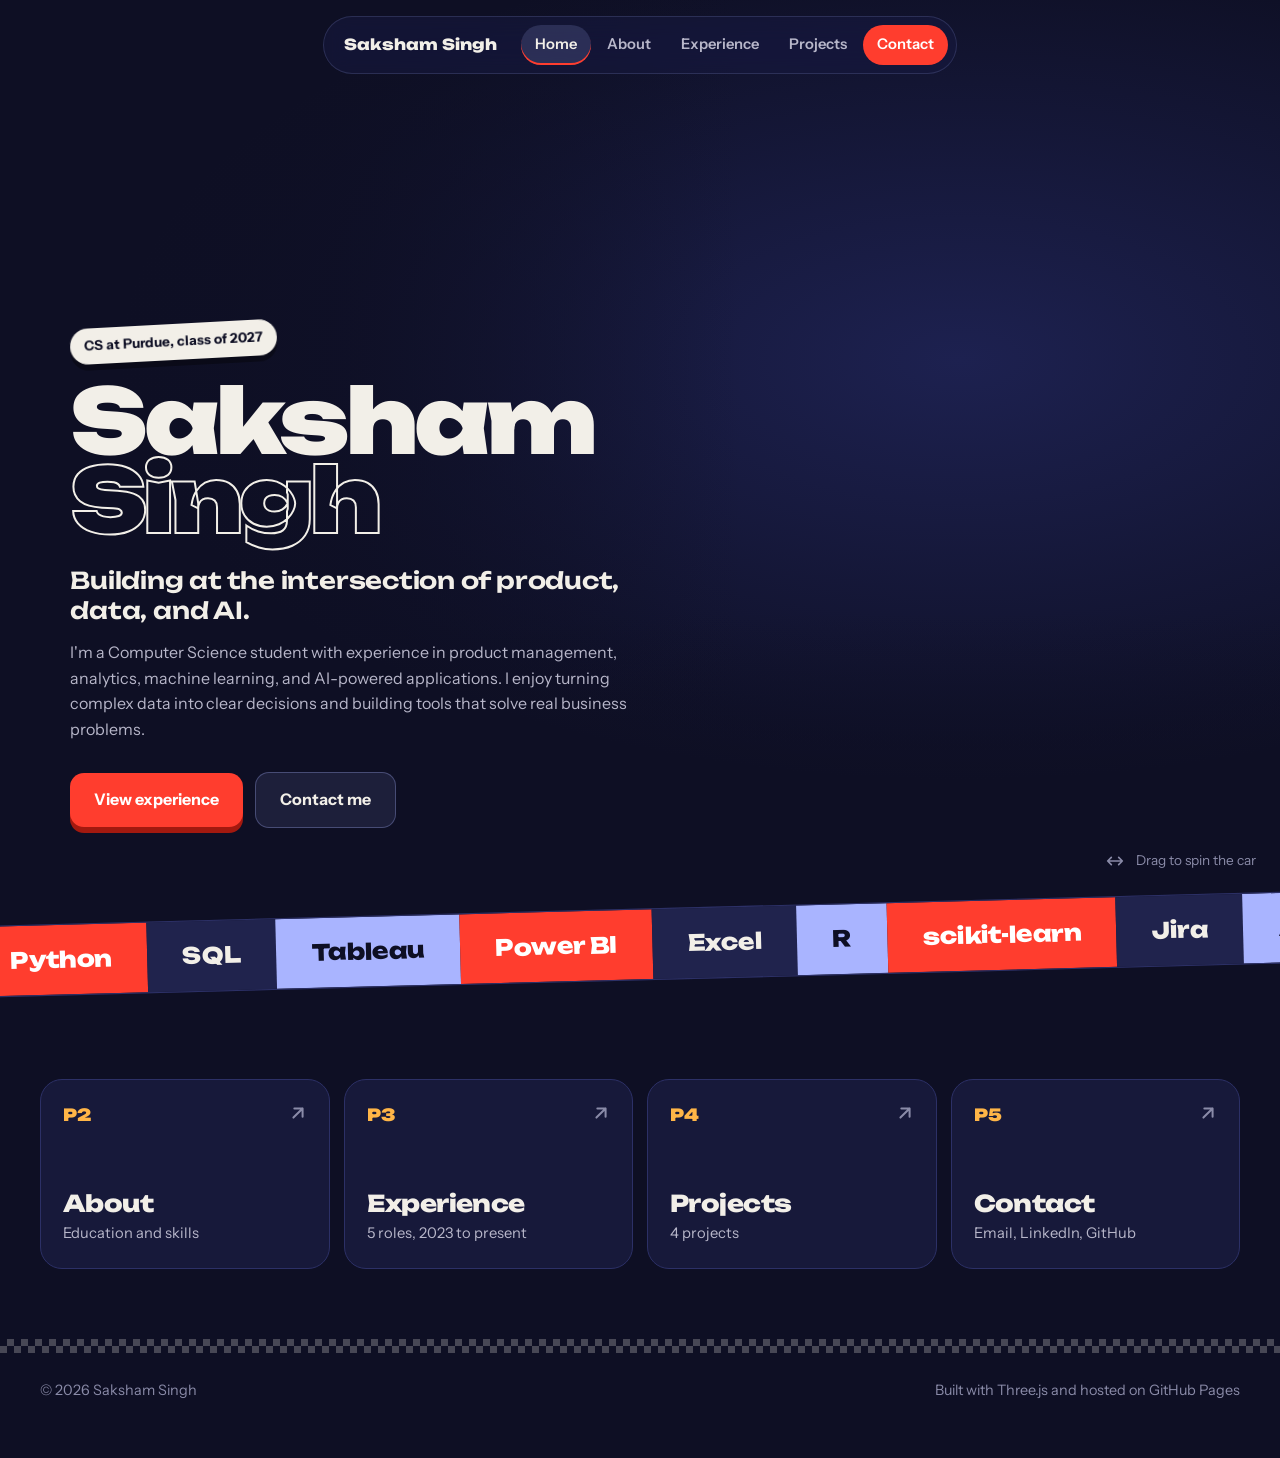
<file: index.html>
<!DOCTYPE html>
<html lang="en">
<head>
  <meta charset="UTF-8" />
  <meta name="viewport" content="width=device-width, initial-scale=1.0" />
  <title>Saksham Singh | Portfolio</title>
  <meta name="description" content="Portfolio of Saksham Singh, Computer Science student at Purdue University with experience in product, data, AI, and analytics." />
  <meta name="theme-color" content="#0e0f24" />
  <link rel="preconnect" href="https://fonts.googleapis.com">
  <link rel="preconnect" href="https://fonts.gstatic.com" crossorigin>
  <link href="https://fonts.googleapis.com/css2?family=Unbounded:wght@400;600;800;900&family=Instrument+Sans:wght@400;500;600;700&display=swap" rel="stylesheet">
  <link rel="stylesheet" href="assets/css/style.css" />
  <link rel="modulepreload" href="assets/vendor/three.module.min.js" />
  <script type="importmap">{ "imports": { "three": "./assets/vendor/three.module.min.js" } }</script>
</head>
<body class="page-index">
  <a class="skip" href="#content">Skip to content</a>
  <nav class="nav" aria-label="Main">
    <a class="brand" href="index.html">Saksham Singh</a>
    <button class="menu-btn" type="button" aria-expanded="false" aria-controls="nav-links"><svg viewBox="0 0 24 24" fill="none" stroke="currentColor" stroke-width="2.4" stroke-linecap="round" aria-hidden="true"><path d="M4 8h16M4 16h16"/></svg><span>Menu</span></button>
    <ul id="nav-links">
      <li><a href="index.html" aria-current="page">Home</a></li>
      <li><a href="about.html">About</a></li>
      <li><a href="experience.html">Experience</a></li>
      <li><a href="projects.html">Projects</a></li>
      <li><a class="cta" href="contact.html">Contact</a></li>
    </ul>
  </nav>

  <main>
    <section class="stage" data-scene aria-label="Introduction">
      <canvas aria-hidden="true"></canvas>
      <div class="wrap">
        <div class="stage-copy">
          <div class="stickers">
            <span class="sticker">CS at Purdue, class of 2027</span>
          </div>
          <h1 class="hero-name"><span>Saksham</span><span class="outline">Singh</span></h1>
          <p class="lede">Building at the intersection of product, data, and AI.</p>
          <p class="sub">
            I'm a Computer Science student with experience in product management, analytics, machine learning, and AI-powered applications.
            I enjoy turning complex data into clear decisions and building tools that solve real business problems.
          </p>
          <div class="actions">
            <a class="btn btn-primary" href="experience.html">View experience</a>
            <a class="btn btn-ghost" href="contact.html">Contact me</a>
          </div>
        </div>
      </div>
      <div class="drag-hint" aria-hidden="true">
        <svg viewBox="0 0 24 24" fill="none" stroke="currentColor" stroke-width="1.8" stroke-linecap="round" stroke-linejoin="round"><path d="M4 12h16M4 12l4-4M4 12l4 4M20 12l-4-4M20 12l-4 4"/></svg>
        Drag to spin the car
      </div>
    </section>

    <div id="content">
      <div class="trackside" aria-label="Tools I use">
        <div class="trackside-row">
          <ul>
            <li>Python</li><li>SQL</li><li>Tableau</li><li>Power BI</li><li>Excel</li><li>R</li>
            <li>scikit-learn</li><li>Jira</li><li>Agile</li><li>Generative AI</li><li>FastAPI</li><li>Docker</li><li>UX Research</li>
          </ul>
          <ul aria-hidden="true">
            <li>Python</li><li>SQL</li><li>Tableau</li><li>Power BI</li><li>Excel</li><li>R</li>
            <li>scikit-learn</li><li>Jira</li><li>Agile</li><li>Generative AI</li><li>FastAPI</li><li>Docker</li><li>UX Research</li>
          </ul>
        </div>
      </div>

      <nav class="pitboard" aria-label="Pages">
        <ol class="wrap">
          <li><a href="about.html"><span class="p">P2</span><span><span class="name">About</span><br><span class="meta">Education and skills</span></span></a></li>
          <li><a href="experience.html"><span class="p">P3</span><span><span class="name">Experience</span><br><span class="meta">5 roles, 2023 to present</span></span></a></li>
          <li><a href="projects.html"><span class="p">P4</span><span><span class="name">Projects</span><br><span class="meta">4 projects</span></span></a></li>
          <li><a href="contact.html"><span class="p">P5</span><span><span class="name">Contact</span><br><span class="meta">Email, LinkedIn, GitHub</span></span></a></li>
        </ol>
      </nav>
    </div>
  </main>

  <footer>
    <div class="flag" aria-hidden="true"></div>
    <div class="wrap">
      <span>&copy; 2026 Saksham Singh</span>
      <span>Built with Three.js and hosted on GitHub Pages</span>
    </div>
  </footer>

  <script src="assets/js/site.js" defer></script>
  <script type="module" src="assets/js/scenes/home.js"></script>
</body>
</html>
</file>
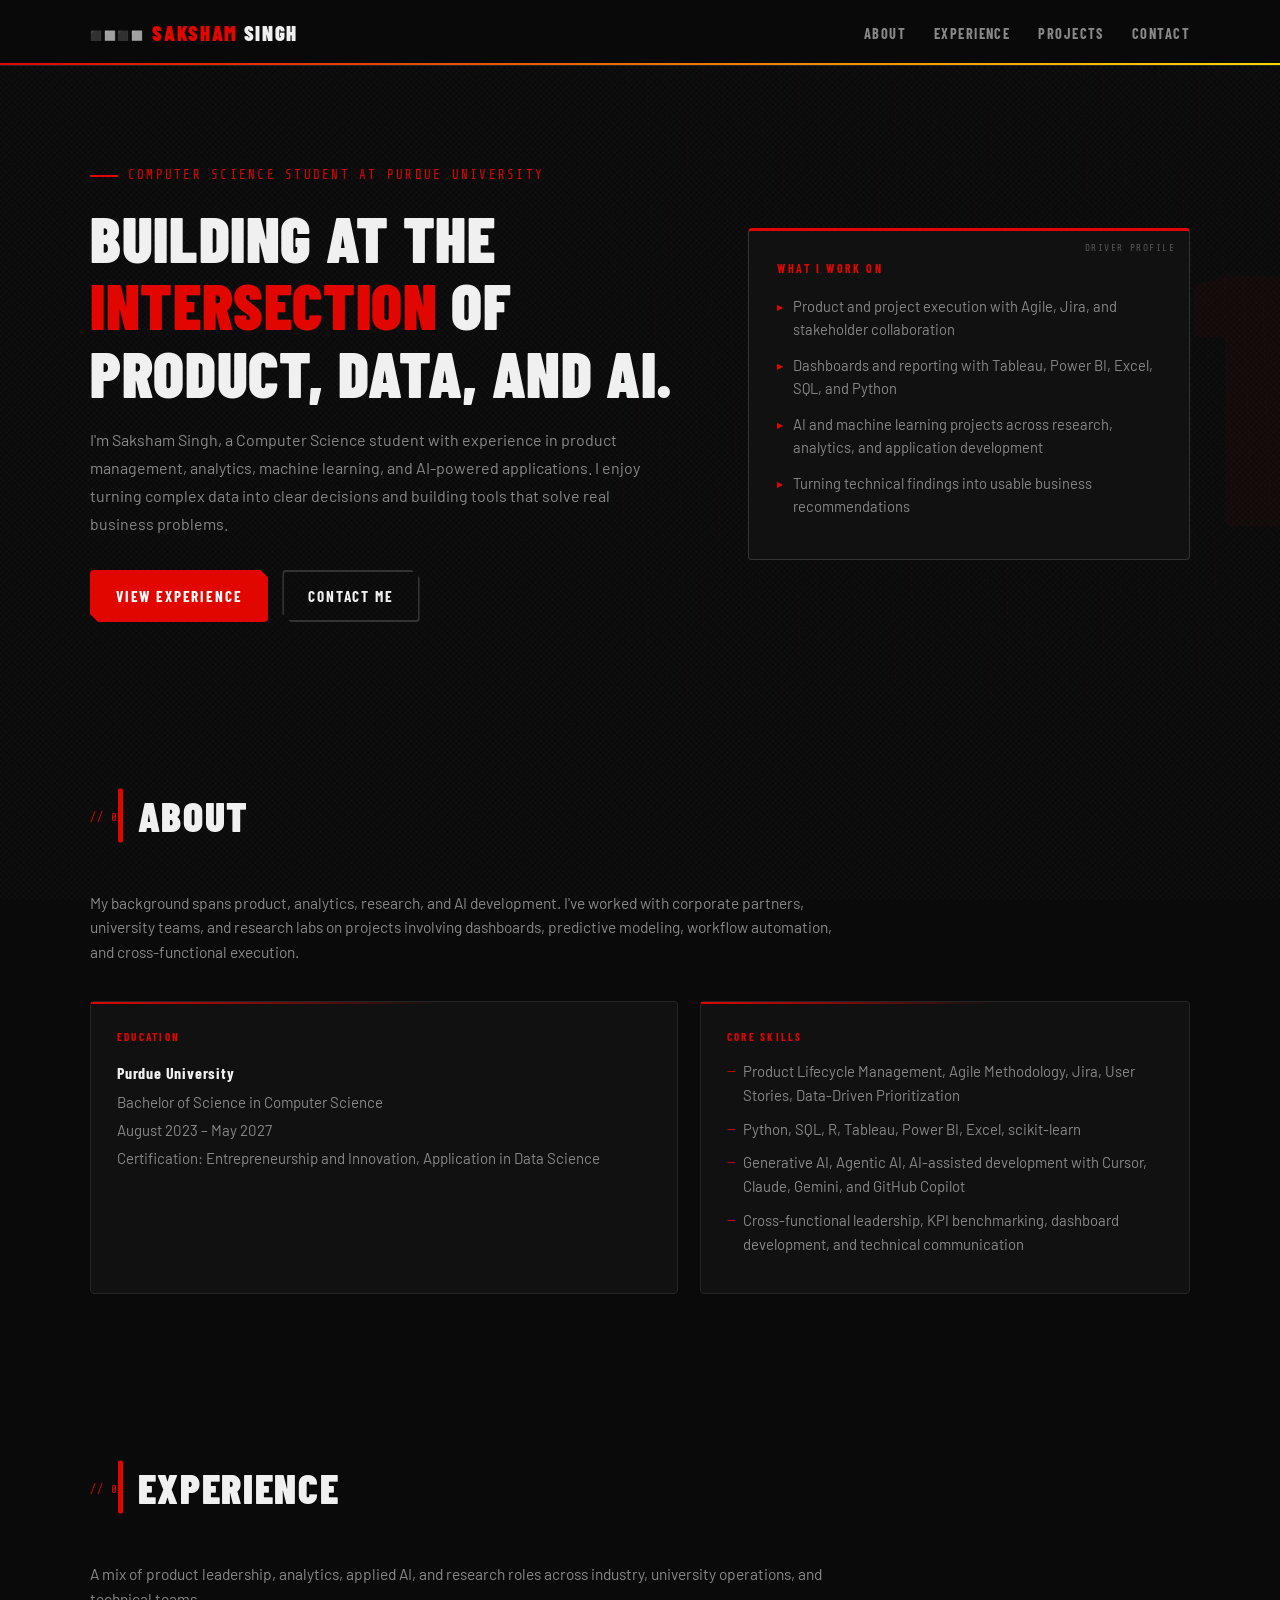
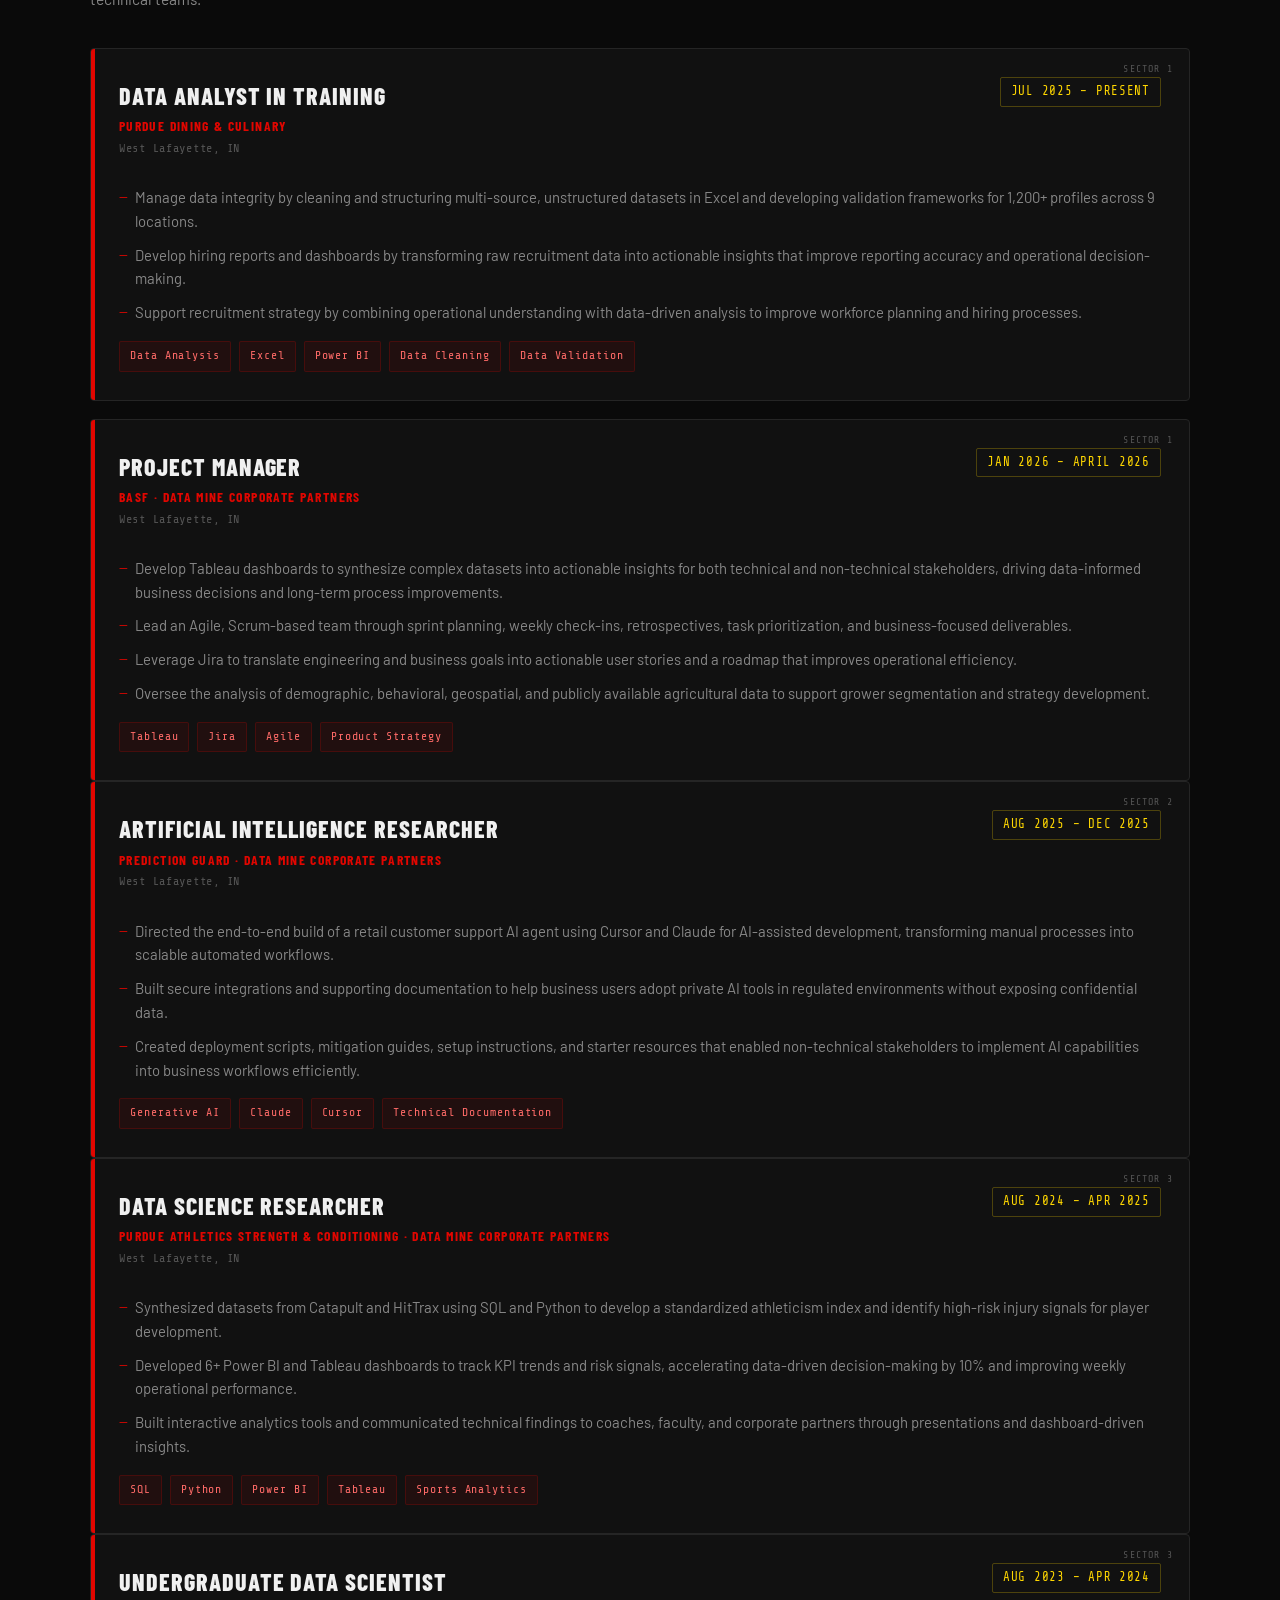
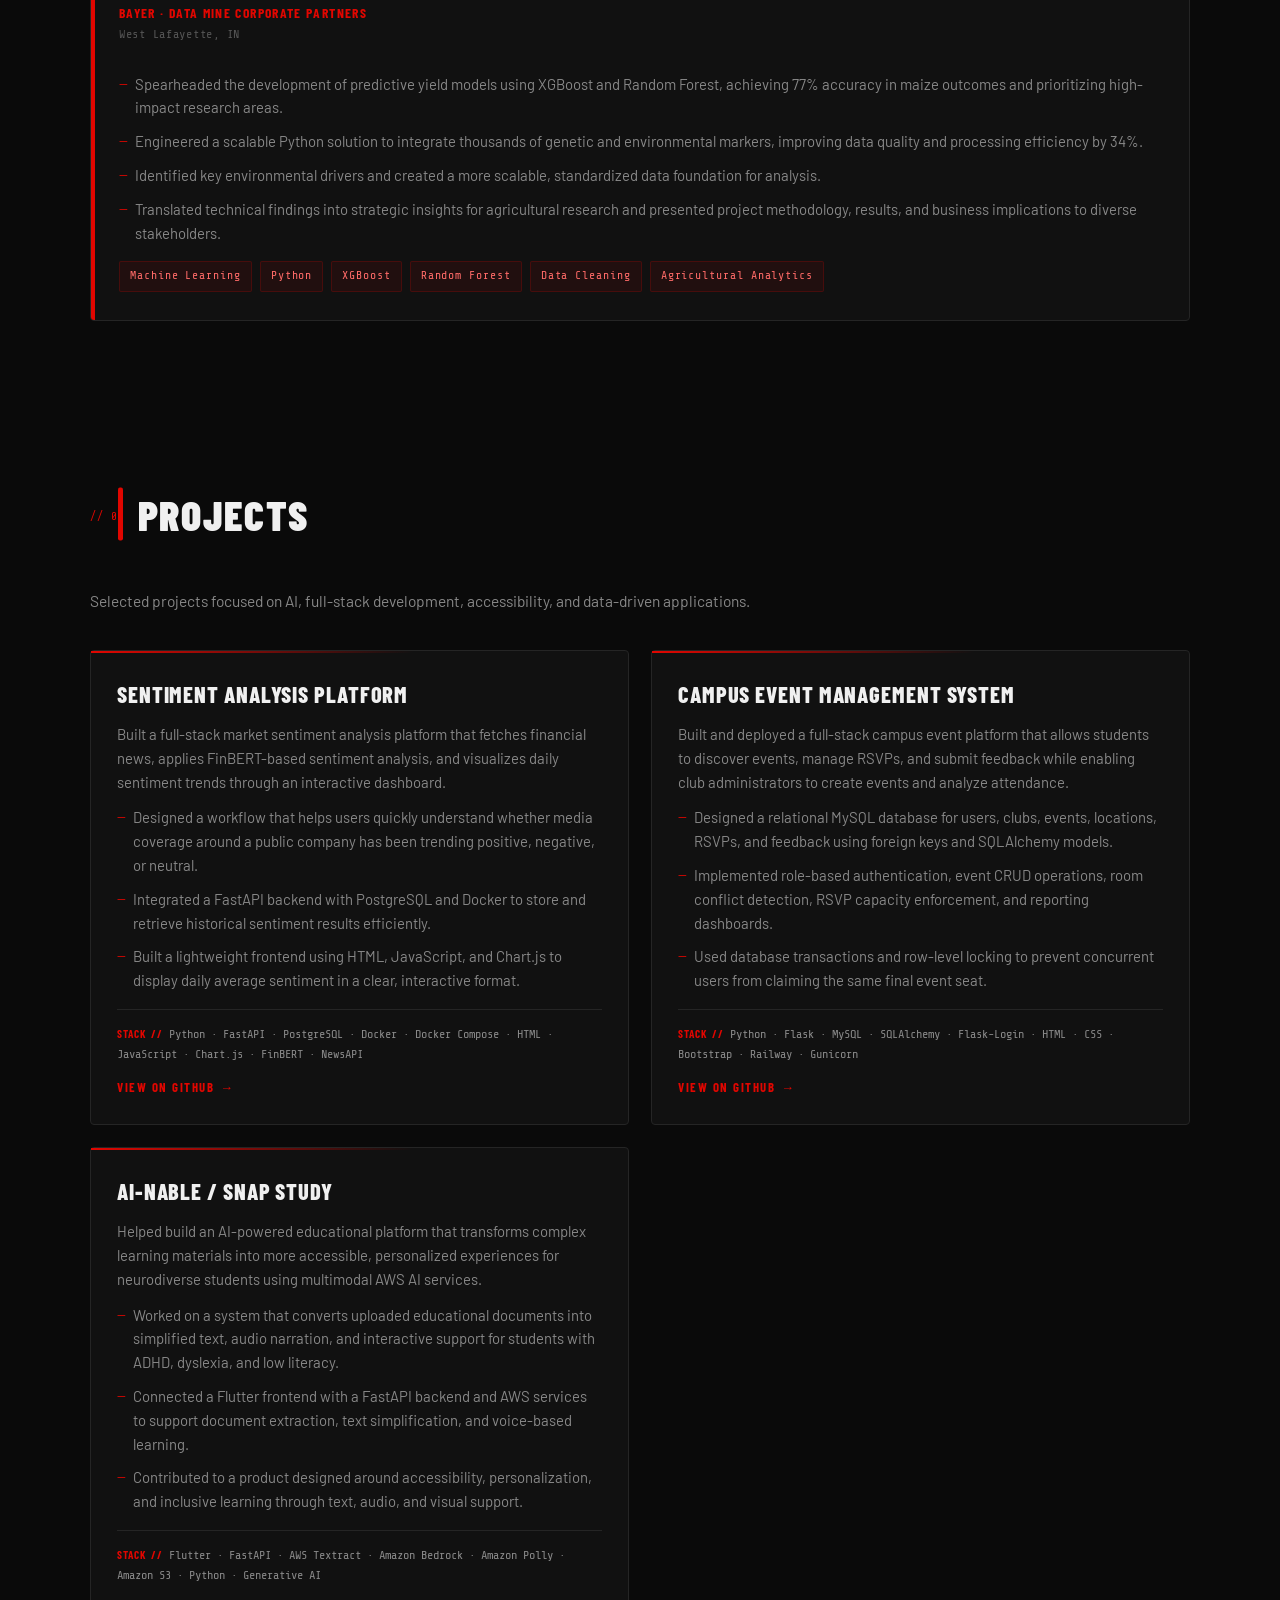
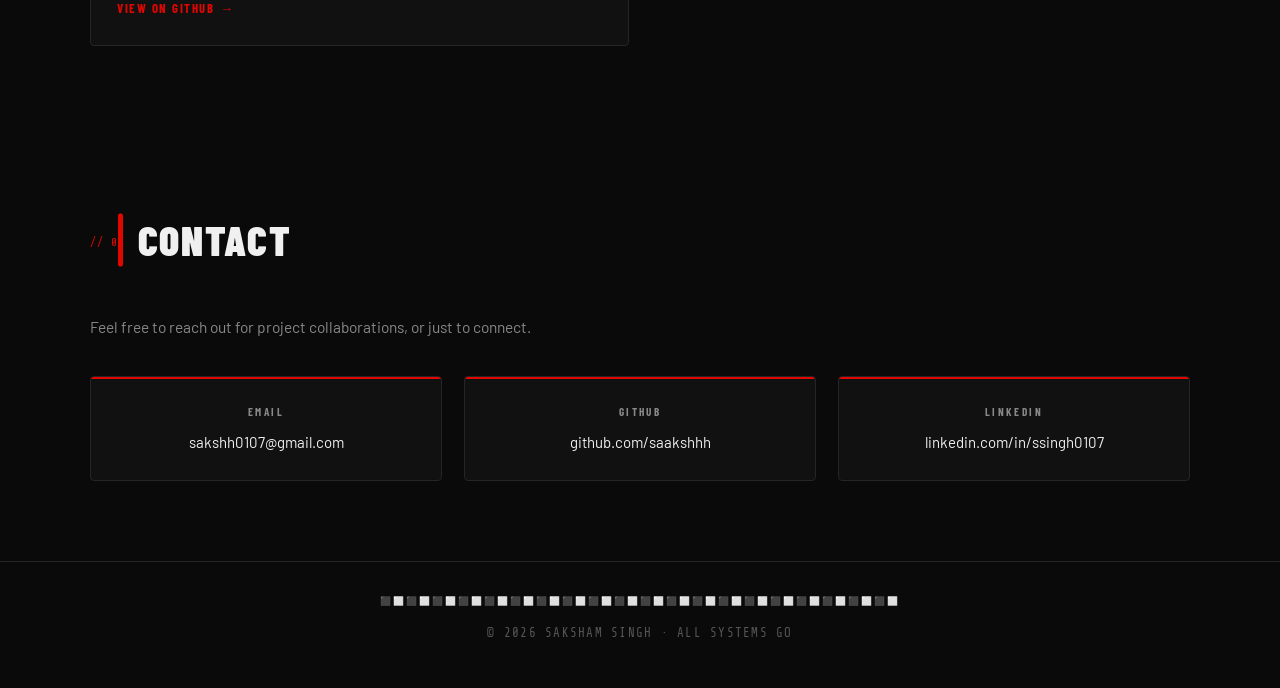
<file: Index.html>
<!DOCTYPE html>
<html lang="en">
<head>
  <meta charset="UTF-8" />
  <meta name="viewport" content="width=device-width, initial-scale=1.0" />
  <title>Saksham Singh | Portfolio</title>
  <meta name="description" content="Portfolio of Saksham Singh, Computer Science student at Purdue University with experience in product, data, AI, and analytics." />
  <link rel="preconnect" href="https://fonts.googleapis.com">
  <link href="https://fonts.googleapis.com/css2?family=Barlow+Condensed:wght@300;400;600;700;800;900&family=Barlow:wght@300;400;500;600&family=Share+Tech+Mono&display=swap" rel="stylesheet">
  <style>
    :root {
      --bg: #0a0a0a;
      --surface: #111111;
      --surface2: #181818;
      --text: #f0f0f0;
      --muted: #888888;
      --muted2: #555;
      --accent: #e10600;
      --accent-dark: #b80500;
      --accent-glow: rgba(225, 6, 0, 0.35);
      --yellow: #ffd700;
      --border: #252525;
      --border-bright: #333;
      --shadow: 0 8px 40px rgba(0,0,0,0.6);
      --max-width: 1100px;
    }

    * {
      box-sizing: border-box;
      margin: 0;
      padding: 0;
    }

    html { scroll-behavior: smooth; }

    body {
      font-family: 'Barlow', sans-serif;
      background: var(--bg);
      color: var(--text);
      line-height: 1.6;
      overflow-x: hidden;
    }

    /* Carbon fiber bg texture */
    body::before {
      content: '';
      position: fixed;
      inset: 0;
      background-image:
        repeating-linear-gradient(
          45deg,
          transparent,
          transparent 2px,
          rgba(255,255,255,0.012) 2px,
          rgba(255,255,255,0.012) 4px
        ),
        repeating-linear-gradient(
          -45deg,
          transparent,
          transparent 2px,
          rgba(255,255,255,0.012) 2px,
          rgba(255,255,255,0.012) 4px
        );
      pointer-events: none;
      z-index: 0;
    }

    a { color: var(--accent); text-decoration: none; }
    a:hover { color: #ff2420; }

    .container {
      width: min(92%, var(--max-width));
      margin: 0 auto;
      position: relative;
      z-index: 1;
    }

    /* ─── HEADER ─────────────────────────────────────── */
    header {
      position: sticky;
      top: 0;
      z-index: 1000;
      background: rgba(10, 10, 10, 0.92);
      backdrop-filter: blur(12px);
      border-bottom: 1px solid var(--border);
    }

    header::after {
      content: '';
      position: absolute;
      bottom: 0;
      left: 0;
      right: 0;
      height: 2px;
      background: linear-gradient(90deg, var(--accent), var(--yellow), var(--accent));
      background-size: 200%;
      animation: shimmer 3s linear infinite;
    }

    @keyframes shimmer {
      0% { background-position: -200% center; }
      100% { background-position: 200% center; }
    }

    .nav {
      display: flex;
      align-items: center;
      justify-content: space-between;
      padding: 16px 0;
    }

    .brand {
      font-family: 'Barlow Condensed', sans-serif;
      font-size: 1.3rem;
      font-weight: 900;
      color: var(--text);
      letter-spacing: 0.08em;
      text-transform: uppercase;
    }

    .brand span {
      color: var(--accent);
    }

    /* Racing flag icon before brand */
    .brand::before {
      content: '⬛⬜⬛⬜ ';
      font-size: 0.6rem;
      vertical-align: middle;
      margin-right: 4px;
      opacity: 0.7;
    }

    nav ul {
      list-style: none;
      display: flex;
      gap: 28px;
      flex-wrap: wrap;
    }

    nav a {
      font-family: 'Barlow Condensed', sans-serif;
      color: var(--muted);
      font-weight: 700;
      font-size: 0.9rem;
      letter-spacing: 0.1em;
      text-transform: uppercase;
      transition: color 0.2s;
      position: relative;
      padding-bottom: 2px;
    }

    nav a::after {
      content: '';
      position: absolute;
      bottom: -2px;
      left: 0;
      width: 0;
      height: 2px;
      background: var(--accent);
      transition: width 0.2s;
    }

    nav a:hover {
      color: var(--text);
    }
    nav a:hover::after { width: 100%; }

    /* ─── SECTION BASE ───────────────────────────────── */
    section {
      padding: 80px 0;
      position: relative;
      z-index: 1;
    }

    .section-title {
      font-family: 'Barlow Condensed', sans-serif;
      font-size: 2.6rem;
      font-weight: 900;
      letter-spacing: 0.04em;
      text-transform: uppercase;
      margin-bottom: 6px;
      position: relative;
      display: inline-block;
    }

    .section-title::before {
      content: '';
      position: absolute;
      left: -20px;
      top: 50%;
      transform: translateY(-50%);
      width: 5px;
      height: 80%;
      background: var(--accent);
      border-radius: 2px;
    }

    .section-subtitle {
      color: var(--muted);
      max-width: 750px;
      margin-bottom: 36px;
      font-size: 0.97rem;
    }

    /* ─── HERO ───────────────────────────────────────── */
    .hero {
      padding: 100px 0 80px;
      position: relative;
      overflow: hidden;
    }

    /* Speed lines background */
    .hero::before {
      content: '';
      position: absolute;
      top: 0; right: -100px; bottom: 0;
      width: 60%;
      background: repeating-linear-gradient(
        88deg,
        transparent 0px,
        transparent 18px,
        rgba(225,6,0,0.03) 18px,
        rgba(225,6,0,0.03) 19px
      );
      pointer-events: none;
    }

    /* Big background number */
    .hero::after {
      content: '01';
      position: absolute;
      right: -20px;
      top: 50%;
      transform: translateY(-50%);
      font-family: 'Barlow Condensed', sans-serif;
      font-size: 28vw;
      font-weight: 900;
      color: rgba(225,6,0,0.04);
      line-height: 1;
      pointer-events: none;
      user-select: none;
    }

    .hero-grid {
      display: grid;
      grid-template-columns: 1.4fr 1fr;
      gap: 40px;
      align-items: center;
    }

    .eyebrow {
      font-family: 'Share Tech Mono', monospace;
      color: var(--accent);
      font-size: 0.78rem;
      letter-spacing: 0.18em;
      text-transform: uppercase;
      margin-bottom: 18px;
      display: flex;
      align-items: center;
      gap: 10px;
    }

    .eyebrow::before {
      content: '';
      display: inline-block;
      width: 28px;
      height: 2px;
      background: var(--accent);
      flex-shrink: 0;
    }

    .hero h1 {
      font-family: 'Barlow Condensed', sans-serif;
      font-size: clamp(2.6rem, 5vw, 4.4rem);
      font-weight: 900;
      line-height: 1.05;
      letter-spacing: 0.01em;
      text-transform: uppercase;
      margin-bottom: 20px;
    }

    .hero h1 em {
      font-style: normal;
      color: var(--accent);
    }

    .hero p {
      font-size: 1rem;
      color: var(--muted);
      max-width: 560px;
      margin-bottom: 32px;
      line-height: 1.75;
    }

    .button-row {
      display: flex;
      gap: 14px;
      flex-wrap: wrap;
    }

    .btn {
      display: inline-block;
      padding: 12px 24px;
      font-family: 'Barlow Condensed', sans-serif;
      font-weight: 700;
      font-size: 0.95rem;
      letter-spacing: 0.12em;
      text-transform: uppercase;
      border-radius: 4px;
      transition: all 0.2s;
      border: 2px solid transparent;
      clip-path: polygon(0 0, calc(100% - 8px) 0, 100% 8px, 100% 100%, 8px 100%, 0 calc(100% - 8px));
    }

    .btn-primary {
      background: var(--accent);
      color: white;
    }

    .btn-primary:hover {
      background: var(--accent-dark);
      color: white;
      box-shadow: 0 0 24px var(--accent-glow);
      transform: translateY(-1px);
    }

    .btn-secondary {
      background: transparent;
      color: var(--text);
      border-color: var(--border-bright);
    }

    .btn-secondary:hover {
      border-color: var(--accent);
      color: var(--accent);
      transform: translateY(-1px);
    }

    /* Hero info card */
    .hero-card {
      background: var(--surface);
      border: 1px solid var(--border-bright);
      border-top: 3px solid var(--accent);
      border-radius: 4px;
      padding: 28px;
      position: relative;
      overflow: hidden;
    }

    .hero-card::before {
      content: 'DRIVER PROFILE';
      position: absolute;
      top: 10px;
      right: 14px;
      font-family: 'Share Tech Mono', monospace;
      font-size: 0.6rem;
      letter-spacing: 0.15em;
      color: var(--muted2);
    }

    .hero-card h3 {
      font-family: 'Barlow Condensed', sans-serif;
      font-size: 0.75rem;
      letter-spacing: 0.2em;
      text-transform: uppercase;
      color: var(--accent);
      margin-bottom: 16px;
    }

    .hero-card ul {
      padding-left: 0;
      list-style: none;
      color: var(--muted);
    }

    .hero-card li {
      margin-bottom: 12px;
      padding-left: 16px;
      position: relative;
      font-size: 0.92rem;
    }

    .hero-card li::before {
      content: '▶';
      position: absolute;
      left: 0;
      color: var(--accent);
      font-size: 0.5rem;
      top: 6px;
    }

    /* ─── CARDS ──────────────────────────────────────── */
    .card {
      background: var(--surface);
      border: 1px solid var(--border);
      border-radius: 4px;
      padding: 26px;
      position: relative;
      transition: border-color 0.2s, transform 0.2s;
    }

    .card:hover {
      border-color: var(--border-bright);
      transform: translateY(-3px);
    }

    .card::before {
      content: '';
      position: absolute;
      top: 0; left: 0; right: 0;
      height: 2px;
      background: linear-gradient(90deg, var(--accent) 0%, transparent 60%);
    }

    /* ─── ABOUT ──────────────────────────────────────── */
    .about-grid {
      display: grid;
      grid-template-columns: 1.2fr 1fr;
      gap: 22px;
    }

    .card h3 {
      font-family: 'Barlow Condensed', sans-serif;
      font-size: 0.7rem;
      letter-spacing: 0.2em;
      text-transform: uppercase;
      color: var(--accent);
      margin-bottom: 14px;
    }

    .card p, .card li {
      color: var(--muted);
      font-size: 0.94rem;
    }

    .card p + p {
      margin-top: 4px;
    }

    .card p strong {
      color: var(--text);
      font-family: 'Barlow Condensed', sans-serif;
      font-size: 1rem;
      letter-spacing: 0.05em;
    }

    .skills-list,
    .bullet-list {
      padding-left: 0;
      list-style: none;
      color: var(--muted);
    }

    .skills-list li,
    .bullet-list li {
      margin-bottom: 10px;
      padding-left: 16px;
      position: relative;
      font-size: 0.93rem;
    }

    .skills-list li::before,
    .bullet-list li::before {
      content: '—';
      position: absolute;
      left: 0;
      color: var(--accent);
      font-size: 0.8rem;
    }

    /* ─── EXPERIENCE ─────────────────────────────────── */
    .experience-list {
      display: grid;
      gap: 18px;
    }

    .experience-item {
      background: var(--surface);
      border: 1px solid var(--border);
      border-radius: 4px;
      padding: 28px;
      position: relative;
      overflow: hidden;
      transition: border-color 0.2s, transform 0.2s;
    }

    .experience-item:hover {
      border-color: var(--border-bright);
      transform: translateX(4px);
    }

    /* Left racing stripe */
    .experience-item::before {
      content: '';
      position: absolute;
      left: 0; top: 0; bottom: 0;
      width: 4px;
      background: var(--accent);
    }

    /* Sector indicator */
    .experience-item::after {
      content: attr(data-sector);
      position: absolute;
      top: 12px;
      right: 16px;
      font-family: 'Share Tech Mono', monospace;
      font-size: 0.62rem;
      letter-spacing: 0.12em;
      color: var(--muted2);
    }

    .experience-top {
      display: flex;
      justify-content: space-between;
      align-items: flex-start;
      gap: 16px;
      margin-bottom: 12px;
      flex-wrap: wrap;
    }

    .experience-top h3 {
      font-family: 'Barlow Condensed', sans-serif;
      font-size: 1.5rem;
      font-weight: 800;
      letter-spacing: 0.04em;
      text-transform: uppercase;
      color: var(--text);
    }

    .company {
      font-family: 'Barlow Condensed', sans-serif;
      color: var(--accent);
      font-weight: 700;
      font-size: 0.85rem;
      letter-spacing: 0.1em;
      text-transform: uppercase;
      margin-bottom: 2px;
    }

    .meta {
      font-family: 'Share Tech Mono', monospace;
      color: var(--muted2);
      font-size: 0.75rem;
      letter-spacing: 0.06em;
      margin-bottom: 16px;
    }

    .date {
      font-family: 'Share Tech Mono', monospace;
      color: var(--yellow);
      font-size: 0.78rem;
      letter-spacing: 0.06em;
      white-space: nowrap;
      padding: 4px 10px;
      border: 1px solid rgba(255, 215, 0, 0.25);
      border-radius: 2px;
      height: fit-content;
    }

    .tag-row {
      display: flex;
      flex-wrap: wrap;
      gap: 8px;
      margin-top: 16px;
    }

    .tag {
      background: rgba(225, 6, 0, 0.08);
      color: #ff6b68;
      border: 1px solid rgba(225, 6, 0, 0.2);
      border-radius: 2px;
      padding: 5px 10px;
      font-family: 'Share Tech Mono', monospace;
      font-size: 0.72rem;
      letter-spacing: 0.08em;
    }

    /* ─── PROJECTS ───────────────────────────────────── */
    .project-grid {
      display: grid;
      grid-template-columns: repeat(2, minmax(0, 1fr));
      gap: 22px;
    }

    .card .project-title {
      font-family: 'Barlow Condensed', sans-serif;
      font-size: 1.4rem;
      font-weight: 800;
      text-transform: uppercase;
      letter-spacing: 0.04em;
      color: var(--text);
      margin-bottom: 10px;
    }

    .card .project-tools {
      margin-top: 16px;
      font-family: 'Share Tech Mono', monospace;
      font-size: 0.75rem;
      color: var(--muted);
      border-top: 1px solid var(--border);
      padding-top: 14px;
      line-height: 1.7;
    }

    .card .project-tools strong {
      color: var(--accent);
      font-family: 'Barlow Condensed', sans-serif;
      letter-spacing: 0.1em;
      font-size: 0.7rem;
    }

    .card .project-link {
      margin-top: 12px;
      display: inline-flex;
      align-items: center;
      gap: 6px;
      font-family: 'Barlow Condensed', sans-serif;
      font-size: 0.8rem;
      letter-spacing: 0.12em;
      text-transform: uppercase;
      font-weight: 700;
      color: var(--accent);
    }

    .card .project-link::after {
      content: '→';
    }

    /* ─── CONTACT ────────────────────────────────────── */
    .contact-grid {
      display: grid;
      grid-template-columns: repeat(3, minmax(0, 1fr));
      gap: 22px;
    }

    .contact-card {
      background: var(--surface);
      border: 1px solid var(--border);
      border-radius: 4px;
      padding: 26px;
      text-align: center;
      position: relative;
      overflow: hidden;
      transition: border-color 0.2s, transform 0.2s;
    }

    .contact-card:hover {
      border-color: var(--accent);
      transform: translateY(-3px);
      box-shadow: 0 0 30px rgba(225,6,0,0.1);
    }

    .contact-card::before {
      content: '';
      position: absolute;
      top: 0; left: 0; right: 0;
      height: 2px;
      background: var(--accent);
    }

    .contact-card h3 {
      font-family: 'Barlow Condensed', sans-serif;
      font-size: 0.7rem;
      letter-spacing: 0.22em;
      text-transform: uppercase;
      color: var(--muted);
      margin-bottom: 8px;
    }

    .contact-card a {
      font-size: 0.94rem;
      color: var(--text);
    }

    .contact-card a:hover {
      color: var(--accent);
    }

    /* ─── FOOTER ─────────────────────────────────────── */
    footer {
      padding: 32px 0 44px;
      text-align: center;
      border-top: 1px solid var(--border);
      position: relative;
      z-index: 1;
    }

    footer::before {
      content: '⬛⬜⬛⬜⬛⬜⬛⬜⬛⬜⬛⬜⬛⬜⬛⬜⬛⬜⬛⬜⬛⬜⬛⬜⬛⬜⬛⬜⬛⬜⬛⬜⬛⬜⬛⬜⬛⬜⬛⬜';
      display: block;
      font-size: 0.55rem;
      color: var(--muted2);
      margin-bottom: 16px;
      overflow: hidden;
      white-space: nowrap;
      letter-spacing: 2px;
    }

    footer p {
      font-family: 'Share Tech Mono', monospace;
      font-size: 0.78rem;
      letter-spacing: 0.1em;
      color: var(--muted2);
    }

    /* ─── SECTION DIVIDER ────────────────────────────── */
    .section-divider {
      display: flex;
      align-items: center;
      gap: 12px;
      margin-bottom: 36px;
    }

    .section-number {
      font-family: 'Share Tech Mono', monospace;
      font-size: 0.7rem;
      color: var(--accent);
      letter-spacing: 0.1em;
    }

    /* ─── RESPONSIVE ─────────────────────────────────── */
    @media (max-width: 900px) {
      .hero-grid,
      .about-grid,
      .project-grid,
      .contact-grid {
        grid-template-columns: 1fr;
      }

      .hero { padding-top: 72px; }
      .hero::after { display: none; }
    }

    @media (max-width: 620px) {
      nav ul { gap: 14px; }
      .hero h1 { font-size: 2.4rem; }
      .section-title { font-size: 2rem; }
      .card, .experience-item, .hero-card { padding: 18px; }
    }

    /* ─── PAGE LOAD ANIMATION ────────────────────────── */
    @keyframes fadeUp {
      from { opacity: 0; transform: translateY(20px); }
      to { opacity: 1; transform: translateY(0); }
    }

    .hero > .container > * {
      animation: fadeUp 0.6s ease both;
    }

    .hero-grid > div:first-child { animation-delay: 0.1s; }
    .hero-grid > div:last-child { animation-delay: 0.3s; }
  </style>
</head>
<body>
  <header>
    <div class="container nav">
      <div class="brand"><span>Saksham</span> Singh</div>
      <nav>
        <ul>
          <li><a href="#about">About</a></li>
          <li><a href="#experience">Experience</a></li>
          <li><a href="#projects">Projects</a></li>
          <li><a href="#contact">Contact</a></li>
        </ul>
      </nav>
    </div>
  </header>

  <main>
    <section class="hero">
      <div class="container hero-grid">
        <div>
          <div class="eyebrow">Computer Science Student at Purdue University</div>
          <h1>Building at the <em>intersection</em> of product, data, and AI.</h1>
          <p>
            I'm Saksham Singh, a Computer Science student with experience in product management, analytics, machine learning, and AI-powered applications.
            I enjoy turning complex data into clear decisions and building tools that solve real business problems.
          </p>
          <div class="button-row">
            <a class="btn btn-primary" href="#experience">View Experience</a>
            <a class="btn btn-secondary" href="mailto:sakshh0107@gmail.com">Contact Me</a>
          </div>
        </div>

        <div class="hero-card">
          <h3>What I work on</h3>
          <ul>
            <li>Product and project execution with Agile, Jira, and stakeholder collaboration</li>
            <li>Dashboards and reporting with Tableau, Power BI, Excel, SQL, and Python</li>
            <li>AI and machine learning projects across research, analytics, and application development</li>
            <li>Turning technical findings into usable business recommendations</li>
          </ul>
        </div>
      </div>
    </section>

    <section id="about">
      <div class="container">
        <div class="section-divider">
          <span class="section-number">// 01</span>
          <h2 class="section-title">About</h2>
        </div>
        <p class="section-subtitle">
          My background spans product, analytics, research, and AI development. I've worked with corporate partners, university teams, and research labs on projects involving dashboards, predictive modeling, workflow automation, and cross-functional execution.
        </p>

        <div class="about-grid">
          <div class="card">
            <h3>Education</h3>
            <p><strong>Purdue University</strong></p>
            <p>Bachelor of Science in Computer Science</p>
            <p>August 2023 – May 2027</p>
            <p>Certification: Entrepreneurship and Innovation, Application in Data Science</p>
          </div>

          <div class="card">
            <h3>Core Skills</h3>
            <ul class="skills-list">
              <li>Product Lifecycle Management, Agile Methodology, Jira, User Stories, Data-Driven Prioritization</li>
              <li>Python, SQL, R, Tableau, Power BI, Excel, scikit-learn</li>
              <li>Generative AI, Agentic AI, AI-assisted development with Cursor, Claude, Gemini, and GitHub Copilot</li>
              <li>Cross-functional leadership, KPI benchmarking, dashboard development, and technical communication</li>
            </ul>
          </div>
        </div>
      </div>
    </section>

    <section id="experience">
      <div class="container">
        <div class="section-divider">
          <span class="section-number">// 02</span>
          <h2 class="section-title">Experience</h2>
        </div>
        <p class="section-subtitle">
          A mix of product leadership, analytics, applied AI, and research roles across industry, university operations, and technical teams.
        </p>

        <div class="experience-list">

            <div class="experience-item" data-sector="SECTOR 1">
              <div class="experience-top">
                <div>
                  <h3>Data Analyst in Training</h3>
                  <div class="company">Purdue Dining & Culinary</div>
                  <div class="meta">West Lafayette, IN</div>
                </div>
                <div class="date">JUL 2025 – PRESENT</div>
              </div>
              <ul class="bullet-list">
                <li>Manage data integrity by cleaning and structuring multi-source, unstructured datasets in Excel and developing validation frameworks for 1,200+ profiles across 9 locations.</li>
                <li>Develop hiring reports and dashboards by transforming raw recruitment data into actionable insights that improve reporting accuracy and operational decision-making.</li>
                <li>Support recruitment strategy by combining operational understanding with data-driven analysis to improve workforce planning and hiring processes.</li>
              </ul>
              <div class="tag-row">
                <span class="tag">Data Analysis</span>
                <span class="tag">Excel</span>
                <span class="tag">Power BI</span>
                <span class="tag">Data Cleaning</span>
                <span class="tag">Data Validation</span>
              </div>
            </div>

            <div class="experience-item" data-sector="SECTOR 1">
              <div class="experience-top">
                <div>
                  <h3>Project Manager</h3>
                  <div class="company">BASF · Data Mine Corporate Partners</div>
                  <div class="meta">West Lafayette, IN</div>
                </div>
                <div class="date">JAN 2026 – APRIL 2026</div>
              </div>
              <ul class="bullet-list">
                <li>Develop Tableau dashboards to synthesize complex datasets into actionable insights for both technical and non-technical stakeholders, driving data-informed business decisions and long-term process improvements.</li>
                <li>Lead an Agile, Scrum-based team through sprint planning, weekly check-ins, retrospectives, task prioritization, and business-focused deliverables.</li>
                <li>Leverage Jira to translate engineering and business goals into actionable user stories and a roadmap that improves operational efficiency.</li>
                <li>Oversee the analysis of demographic, behavioral, geospatial, and publicly available agricultural data to support grower segmentation and strategy development.</li>
              </ul>
              <div class="tag-row">
                <span class="tag">Tableau</span>
                <span class="tag">Jira</span>
                <span class="tag">Agile</span>
                <span class="tag">Product Strategy</span>
              </div>
            </div>
          
          </div>

          <div class="experience-item" data-sector="SECTOR 2">
            <div class="experience-top">
              <div>
                <h3>Artificial Intelligence Researcher</h3>
                <div class="company">Prediction Guard · Data Mine Corporate Partners</div>
                <div class="meta">West Lafayette, IN</div>
              </div>
              <div class="date">AUG 2025 – DEC 2025</div>
            </div>
            <ul class="bullet-list">
              <li>Directed the end-to-end build of a retail customer support AI agent using Cursor and Claude for AI-assisted development, transforming manual processes into scalable automated workflows.</li>
              <li>Built secure integrations and supporting documentation to help business users adopt private AI tools in regulated environments without exposing confidential data.</li>
              <li>Created deployment scripts, mitigation guides, setup instructions, and starter resources that enabled non-technical stakeholders to implement AI capabilities into business workflows efficiently.</li>
            </ul>
            <div class="tag-row">
              <span class="tag">Generative AI</span>
              <span class="tag">Claude</span>
              <span class="tag">Cursor</span>
              <span class="tag">Technical Documentation</span>
            </div>
          </div>

          <div class="experience-item" data-sector="SECTOR 3">
            <div class="experience-top">
              <div>
                <h3>Data Science Researcher</h3>
                <div class="company">Purdue Athletics Strength & Conditioning · Data Mine Corporate Partners</div>
                <div class="meta">West Lafayette, IN</div>
              </div>
              <div class="date">AUG 2024 – APR 2025</div>
            </div>
            <ul class="bullet-list">
              <li>Synthesized datasets from Catapult and HitTrax using SQL and Python to develop a standardized athleticism index and identify high-risk injury signals for player development.</li>
              <li>Developed 6+ Power BI and Tableau dashboards to track KPI trends and risk signals, accelerating data-driven decision-making by 10% and improving weekly operational performance.</li>
              <li>Built interactive analytics tools and communicated technical findings to coaches, faculty, and corporate partners through presentations and dashboard-driven insights.</li>
            </ul>
            <div class="tag-row">
              <span class="tag">SQL</span>
              <span class="tag">Python</span>
              <span class="tag">Power BI</span>
              <span class="tag">Tableau</span>
              <span class="tag">Sports Analytics</span>
            </div>
          </div>

          <div class="experience-item" data-sector="SECTOR 3">
            <div class="experience-top">
              <div>
                <h3>Undergraduate Data Scientist</h3>
                <div class="company">Bayer · Data Mine Corporate Partners</div>
                <div class="meta">West Lafayette, IN</div>
              </div>
              <div class="date">AUG 2023 – APR 2024</div>
            </div>
            <ul class="bullet-list">
              <li>Spearheaded the development of predictive yield models using XGBoost and Random Forest, achieving 77% accuracy in maize outcomes and prioritizing high-impact research areas.</li>
              <li>Engineered a scalable Python solution to integrate thousands of genetic and environmental markers, improving data quality and processing efficiency by 34%.</li>
              <li>Identified key environmental drivers and created a more scalable, standardized data foundation for analysis.</li>
              <li>Translated technical findings into strategic insights for agricultural research and presented project methodology, results, and business implications to diverse stakeholders.</li>
            </ul>
            <div class="tag-row">
              <span class="tag">Machine Learning</span>
              <span class="tag">Python</span>
              <span class="tag">XGBoost</span>
              <span class="tag">Random Forest</span>
              <span class="tag">Data Cleaning</span>
              <span class="tag">Agricultural Analytics</span>
            </div>
          </div>
        </div>
      </div>
    </section>

    <section id="projects">
      <div class="container">
        <div class="section-divider">
          <span class="section-number">// 03</span>
          <h2 class="section-title">Projects</h2>
        </div>
        <p class="section-subtitle">
          Selected projects focused on AI, full-stack development, accessibility, and data-driven applications.
        </p>

        <div class="project-grid">
          <div class="card">
            <div class="project-title">Sentiment Analysis Platform</div>
            <p style="color: var(--muted); margin-bottom: 12px; font-size:0.93rem;">
              Built a full-stack market sentiment analysis platform that fetches financial news, applies FinBERT-based sentiment analysis, and visualizes daily sentiment trends through an interactive dashboard.
            </p>
            <ul class="bullet-list">
              <li>Designed a workflow that helps users quickly understand whether media coverage around a public company has been trending positive, negative, or neutral.</li>
              <li>Integrated a FastAPI backend with PostgreSQL and Docker to store and retrieve historical sentiment results efficiently.</li>
              <li>Built a lightweight frontend using HTML, JavaScript, and Chart.js to display daily average sentiment in a clear, interactive format.</li>
            </ul>
            <div class="project-tools">
              <strong>STACK //</strong> Python · FastAPI · PostgreSQL · Docker · Docker Compose · HTML · JavaScript · Chart.js · FinBERT · NewsAPI
            </div>
            <a class="project-link" href="https://github.com/saakshhh/sentiment-analysis-platform" target="_blank">View on GitHub</a>
          </div>


          <div class="card">
            <div class="project-title">Campus Event Management System</div>
            <p style="color: var(--muted); margin-bottom: 12px; font-size:0.93rem;">
              Built and deployed a full-stack campus event platform that allows students to discover events, manage RSVPs, and submit feedback while enabling club administrators to create events and analyze attendance.
            </p>
            <ul class="bullet-list">
              <li>Designed a relational MySQL database for users, clubs, events, locations, RSVPs, and feedback using foreign keys and SQLAlchemy models.</li>
              <li>Implemented role-based authentication, event CRUD operations, room conflict detection, RSVP capacity enforcement, and reporting dashboards.</li>
              <li>Used database transactions and row-level locking to prevent concurrent users from claiming the same final event seat.</li>
            </ul>
            <div class="project-tools">
              <strong>STACK //</strong> Python · Flask · MySQL · SQLAlchemy · Flask-Login · HTML · CSS · Bootstrap · Railway · Gunicorn
            </div>
            <a class="project-link" href="https://github.com/saakshhh/CS348_CampusEventSystem" target="_blank">View on GitHub</a>
          </div>

          <div class="card">
            <div class="project-title">AI-Nable / Snap Study</div>
            <p style="color: var(--muted); margin-bottom: 12px; font-size:0.93rem;">
              Helped build an AI-powered educational platform that transforms complex learning materials into more accessible, personalized experiences for neurodiverse students using multimodal AWS AI services.
            </p>
            <ul class="bullet-list">
              <li>Worked on a system that converts uploaded educational documents into simplified text, audio narration, and interactive support for students with ADHD, dyslexia, and low literacy.</li>
              <li>Connected a Flutter frontend with a FastAPI backend and AWS services to support document extraction, text simplification, and voice-based learning.</li>
              <li>Contributed to a product designed around accessibility, personalization, and inclusive learning through text, audio, and visual support.</li>
            </ul>
            <div class="project-tools">
              <strong>STACK //</strong> Flutter · FastAPI · AWS Textract · Amazon Bedrock · Amazon Polly · Amazon S3 · Python · Generative AI
            </div>
            <a class="project-link" href="https://github.com/saakshhh/AI-Nable" target="_blank">View on GitHub</a>
          </div>
        </div>
      </div>
    </section>

    <section id="contact">
      <div class="container">
        <div class="section-divider">
          <span class="section-number">// 04</span>
          <h2 class="section-title">Contact</h2>
        </div>
        <p class="section-subtitle">
          Feel free to reach out for project collaborations, or just to connect.
        </p>

        <div class="contact-grid">
          <div class="contact-card">
            <h3>Email</h3>
            <a href="mailto:sakshh0107@gmail.com">sakshh0107@gmail.com</a>
          </div>

          <div class="contact-card">
            <h3>GitHub</h3>
            <a href="https://github.com/saakshhh" target="_blank">github.com/saakshhh</a>
          </div>

          <div class="contact-card">
            <h3>LinkedIn</h3>
            <a href="https://www.linkedin.com/in/ssingh0107/" target="_blank">linkedin.com/in/ssingh0107</a>
          </div>
        </div>
      </div>
    </section>
  </main>

  <footer>
    <div class="container">
      <p>© 2026 SAKSHAM SINGH · ALL SYSTEMS GO</p>
    </div>
  </footer>
</body>
</html>
</file>
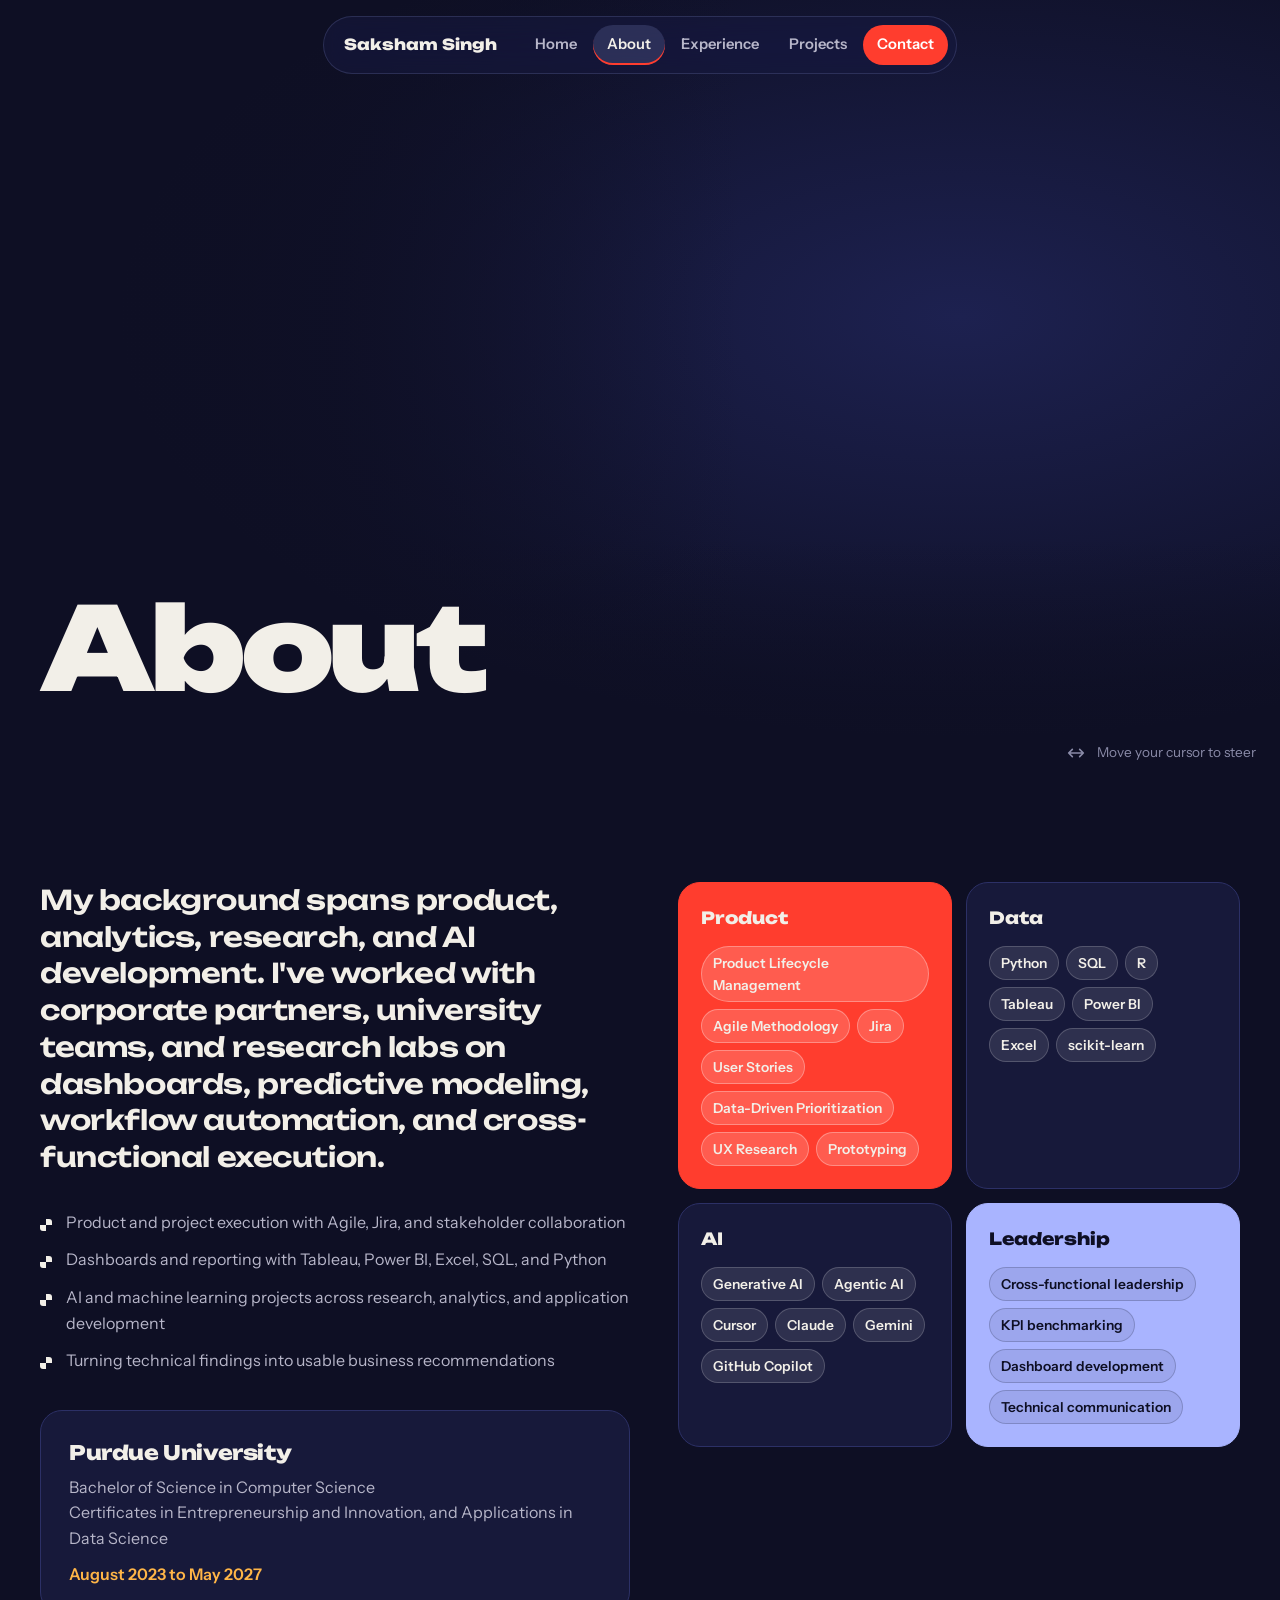
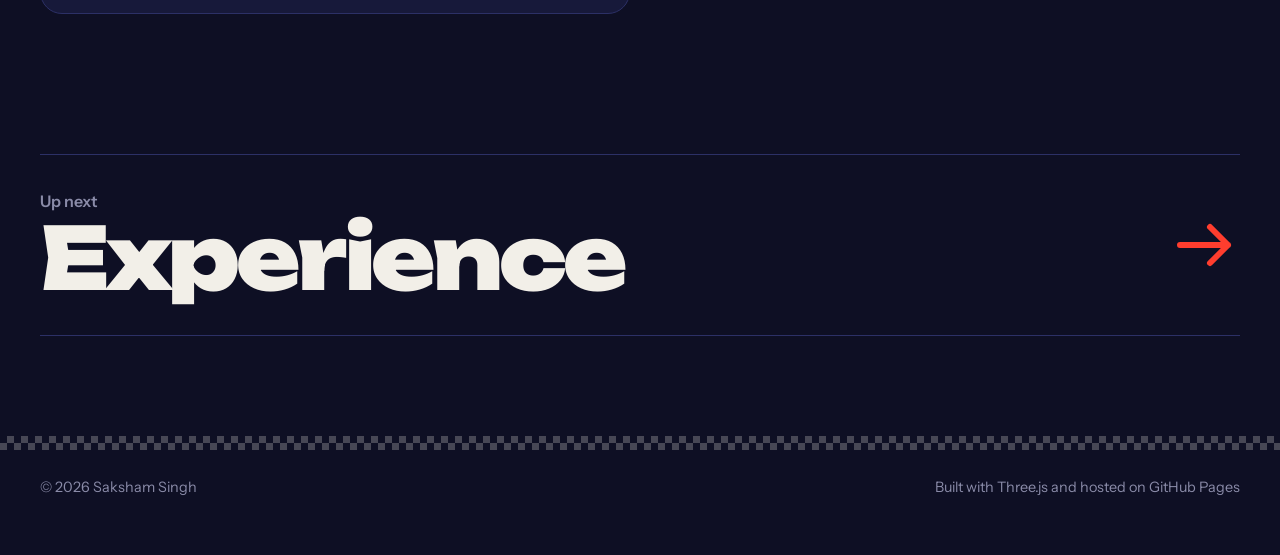
<file: about.html>
<!DOCTYPE html>
<html lang="en">
<head>
  <meta charset="UTF-8" />
  <meta name="viewport" content="width=device-width, initial-scale=1.0" />
  <title>About | Saksham Singh</title>
  <meta name="description" content="Background, education at Purdue University, and skills across product, data, AI, and leadership." />
  <meta name="theme-color" content="#0e0f24" />
  <link rel="preconnect" href="https://fonts.googleapis.com">
  <link rel="preconnect" href="https://fonts.gstatic.com" crossorigin>
  <link href="https://fonts.googleapis.com/css2?family=Unbounded:wght@400;600;800;900&family=Instrument+Sans:wght@400;500;600;700&display=swap" rel="stylesheet">
  <link rel="stylesheet" href="assets/css/style.css" />
  <link rel="modulepreload" href="assets/vendor/three.module.min.js" />
  <script type="importmap">{ "imports": { "three": "./assets/vendor/three.module.min.js" } }</script>
</head>
<body class="page-about">
  <a class="skip" href="#content">Skip to content</a>
  <nav class="nav" aria-label="Main">
    <a class="brand" href="index.html">Saksham Singh</a>
    <button class="menu-btn" type="button" aria-expanded="false" aria-controls="nav-links"><svg viewBox="0 0 24 24" fill="none" stroke="currentColor" stroke-width="2.4" stroke-linecap="round" aria-hidden="true"><path d="M4 8h16M4 16h16"/></svg><span>Menu</span></button>
    <ul id="nav-links">
      <li><a href="index.html">Home</a></li>
      <li><a href="about.html" aria-current="page">About</a></li>
      <li><a href="experience.html">Experience</a></li>
      <li><a href="projects.html">Projects</a></li>
      <li><a class="cta" href="contact.html">Contact</a></li>
    </ul>
  </nav>

  <main>
    <section class="stage short" data-scene aria-label="About">
      <canvas aria-hidden="true"></canvas>
      <div class="wrap">
        <div class="stage-copy">
          <h1 class="page-title">About</h1>
        </div>
      </div>
      <div class="drag-hint" aria-hidden="true">
        <svg viewBox="0 0 24 24" fill="none" stroke="currentColor" stroke-width="1.8" stroke-linecap="round" stroke-linejoin="round"><path d="M4 12h16M4 12l4-4M4 12l4 4M20 12l-4-4M20 12l-4 4"/></svg>
        Move your cursor to steer
      </div>
    </section>

    <section id="content" class="section">
      <div class="wrap about">
        <div>
          <p class="big">
            My background spans product, analytics, research, and AI development. I've worked with corporate partners, university teams, and research labs on dashboards, predictive modeling, workflow automation, and cross-functional execution.
          </p>
          <ul class="work-on">
            <li>Product and project execution with Agile, Jira, and stakeholder collaboration</li>
            <li>Dashboards and reporting with Tableau, Power BI, Excel, SQL, and Python</li>
            <li>AI and machine learning projects across research, analytics, and application development</li>
            <li>Turning technical findings into usable business recommendations</li>
          </ul>
          <div class="edu">
            <h3>Purdue University</h3>
            <p>Bachelor of Science in Computer Science</p>
            <p>Certificates in Entrepreneurship and Innovation, and Applications in Data Science</p>
            <p class="when">August 2023 to May 2027</p>
          </div>
        </div>

        <div class="skills">
          <div class="skill-board">
            <h3>Product</h3>
            <ul class="chips">
              <li>Product Lifecycle Management</li><li>Agile Methodology</li><li>Jira</li><li>User Stories</li><li>Data-Driven Prioritization</li><li>UX Research</li><li>Prototyping</li>
            </ul>
          </div>
          <div class="skill-board">
            <h3>Data</h3>
            <ul class="chips">
              <li>Python</li><li>SQL</li><li>R</li><li>Tableau</li><li>Power BI</li><li>Excel</li><li>scikit-learn</li>
            </ul>
          </div>
          <div class="skill-board">
            <h3>AI</h3>
            <ul class="chips">
              <li>Generative AI</li><li>Agentic AI</li><li>Cursor</li><li>Claude</li><li>Gemini</li><li>GitHub Copilot</li>
            </ul>
          </div>
          <div class="skill-board">
            <h3>Leadership</h3>
            <ul class="chips">
              <li>Cross-functional leadership</li><li>KPI benchmarking</li><li>Dashboard development</li><li>Technical communication</li>
            </ul>
          </div>
        </div>
      </div>
    </section>
    <nav class="next" aria-label="Next page">
      <div class="wrap">
        <a href="experience.html">
          <span><span class="label">Up next</span><br><span class="to">Experience</span></span>
          <svg viewBox="0 0 24 24" fill="none" stroke="currentColor" stroke-width="2" stroke-linecap="round" stroke-linejoin="round" aria-hidden="true"><path d="M4 12h16M14 6l6 6-6 6"/></svg>
        </a>
      </div>
    </nav>
  </main>

  <footer>
    <div class="flag" aria-hidden="true"></div>
    <div class="wrap">
      <span>&copy; 2026 Saksham Singh</span>
      <span>Built with Three.js and hosted on GitHub Pages</span>
    </div>
  </footer>

  <script src="assets/js/site.js" defer></script>
  <script type="module" src="assets/js/scenes/about.js"></script>
</body>
</html>
</file>
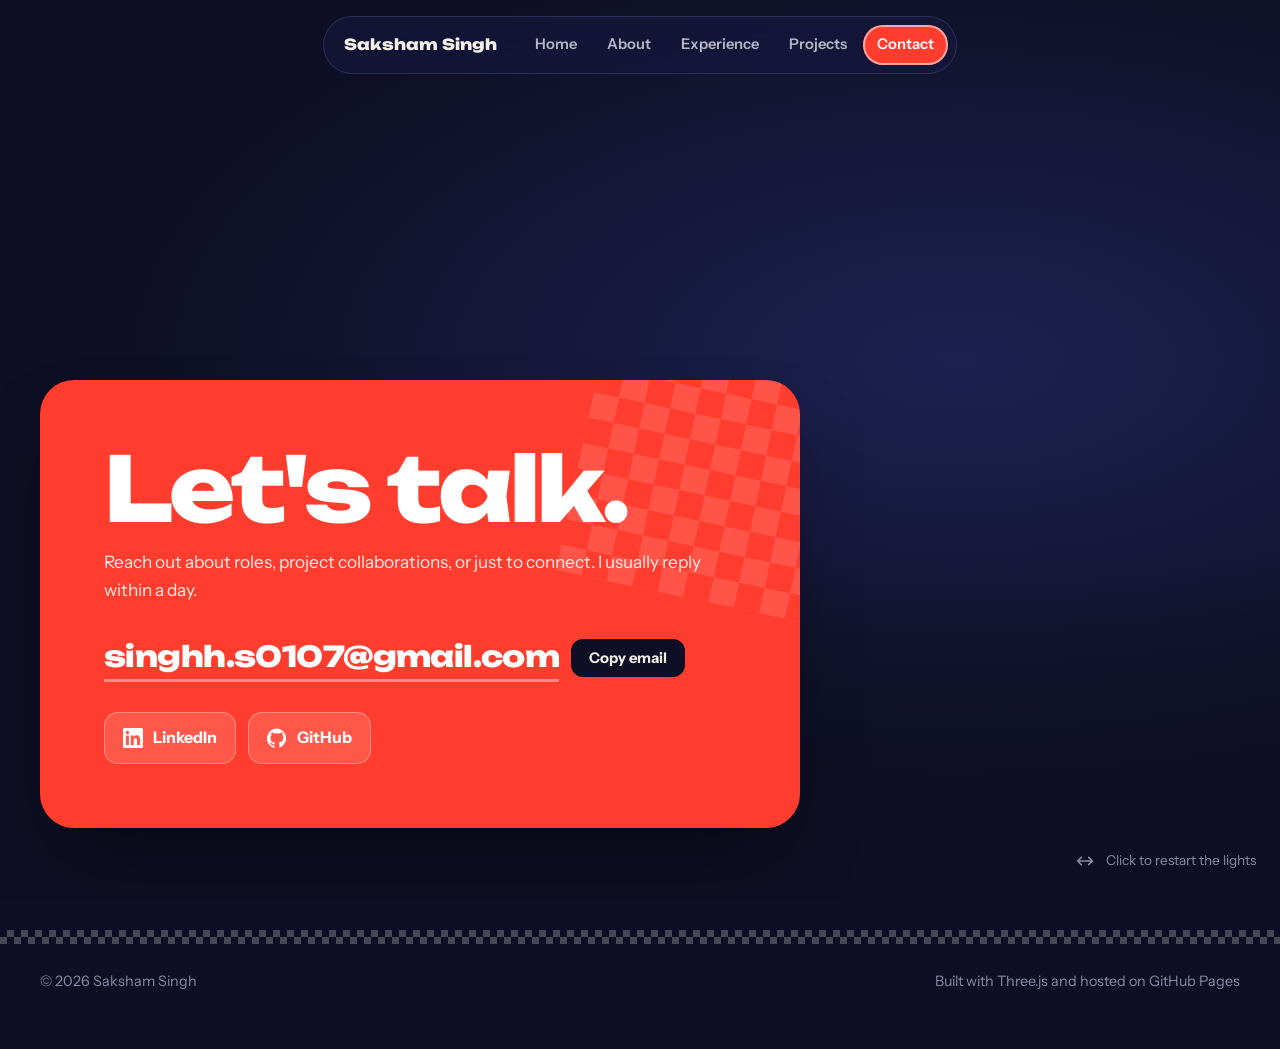
<file: contact.html>
<!DOCTYPE html>
<html lang="en">
<head>
  <meta charset="UTF-8" />
  <meta name="viewport" content="width=device-width, initial-scale=1.0" />
  <title>Contact | Saksham Singh</title>
  <meta name="description" content="Contact Saksham Singh by email, LinkedIn, or GitHub." />
  <meta name="theme-color" content="#0e0f24" />
  <link rel="preconnect" href="https://fonts.googleapis.com">
  <link rel="preconnect" href="https://fonts.gstatic.com" crossorigin>
  <link href="https://fonts.googleapis.com/css2?family=Unbounded:wght@400;600;800;900&family=Instrument+Sans:wght@400;500;600;700&display=swap" rel="stylesheet">
  <link rel="stylesheet" href="assets/css/style.css" />
  <link rel="modulepreload" href="assets/vendor/three.module.min.js" />
  <script type="importmap">{ "imports": { "three": "./assets/vendor/three.module.min.js" } }</script>
</head>
<body class="page-contact">
  <a class="skip" href="#content">Skip to content</a>
  <nav class="nav" aria-label="Main">
    <a class="brand" href="index.html">Saksham Singh</a>
    <button class="menu-btn" type="button" aria-expanded="false" aria-controls="nav-links"><svg viewBox="0 0 24 24" fill="none" stroke="currentColor" stroke-width="2.4" stroke-linecap="round" aria-hidden="true"><path d="M4 8h16M4 16h16"/></svg><span>Menu</span></button>
    <ul id="nav-links">
      <li><a href="index.html">Home</a></li>
      <li><a href="about.html">About</a></li>
      <li><a href="experience.html">Experience</a></li>
      <li><a href="projects.html">Projects</a></li>
      <li><a class="cta" href="contact.html" aria-current="page">Contact</a></li>
    </ul>
  </nav>

  <main>
    <section class="stage contact-stage" data-scene aria-label="Contact">
      <canvas aria-hidden="true"></canvas>
      <div class="wrap">
        <div class="stage-copy">
          <div class="contact" id="content">
            <h1>Let's talk.</h1>
            <p>Reach out about roles, project collaborations, or just to connect. I usually reply within a day.</p>
            <div class="email-row">
              <a class="email" href="mailto:singhh.s0107@gmail.com">singhh.s0107@gmail.com</a>
              <button class="btn copy" type="button" data-copy="singhh.s0107@gmail.com">Copy email</button>
            </div>
            <div class="socials">
              <a href="https://www.linkedin.com/in/ssingh0107/" target="_blank" rel="noopener">
                <svg viewBox="0 0 24 24" fill="currentColor" aria-hidden="true"><path d="M20.4 20.5h-3.6v-5.6c0-1.3 0-3-1.8-3s-2.1 1.4-2.1 2.9v5.7H9.3V9h3.4v1.6h.1c.5-.9 1.6-1.8 3.4-1.8 3.6 0 4.3 2.4 4.3 5.5v6.2ZM5.3 7.4a2.1 2.1 0 1 1 0-4.2 2.1 2.1 0 0 1 0 4.2ZM7.1 20.5H3.5V9h3.6v11.5ZM22.2 0H1.8C.8 0 0 .8 0 1.7v20.6c0 .9.8 1.7 1.8 1.7h20.4c1 0 1.8-.8 1.8-1.7V1.7C24 .8 23.2 0 22.2 0Z"/></svg>
                LinkedIn
              </a>
              <a href="https://github.com/saakshhh" target="_blank" rel="noopener">
                <svg viewBox="0 0 24 24" fill="currentColor" aria-hidden="true"><path d="M12 .5a12 12 0 0 0-3.8 23.4c.6.1.8-.3.8-.6v-2.2c-3.3.7-4-1.4-4-1.4-.6-1.4-1.4-1.8-1.4-1.8-1-.7.1-.7.1-.7 1.2.1 1.8 1.2 1.8 1.2 1 1.8 2.8 1.3 3.5 1 .1-.8.4-1.3.7-1.6-2.7-.3-5.5-1.3-5.5-6 0-1.3.5-2.4 1.2-3.2-.1-.3-.5-1.5.1-3.2 0 0 1-.3 3.3 1.2a11.5 11.5 0 0 1 6 0C17.3 4.7 18.3 5 18.3 5c.7 1.7.3 2.9.1 3.2.8.8 1.2 1.9 1.2 3.2 0 4.6-2.8 5.6-5.5 5.9.4.4.8 1.1.8 2.2v3.3c0 .3.2.7.8.6A12 12 0 0 0 12 .5Z"/></svg>
                GitHub
              </a>
            </div>
          </div>
        </div>
      </div>
      <div class="drag-hint" aria-hidden="true">
        <svg viewBox="0 0 24 24" fill="none" stroke="currentColor" stroke-width="1.8" stroke-linecap="round" stroke-linejoin="round"><path d="M4 12h16M4 12l4-4M4 12l4 4M20 12l-4-4M20 12l-4 4"/></svg>
        Click to restart the lights
      </div>
    </section>

  </main>

  <footer>
    <div class="flag" aria-hidden="true"></div>
    <div class="wrap">
      <span>&copy; 2026 Saksham Singh</span>
      <span>Built with Three.js and hosted on GitHub Pages</span>
    </div>
  </footer>

  <script src="assets/js/site.js" defer></script>
  <script type="module" src="assets/js/scenes/contact.js"></script>
</body>
</html>
</file>
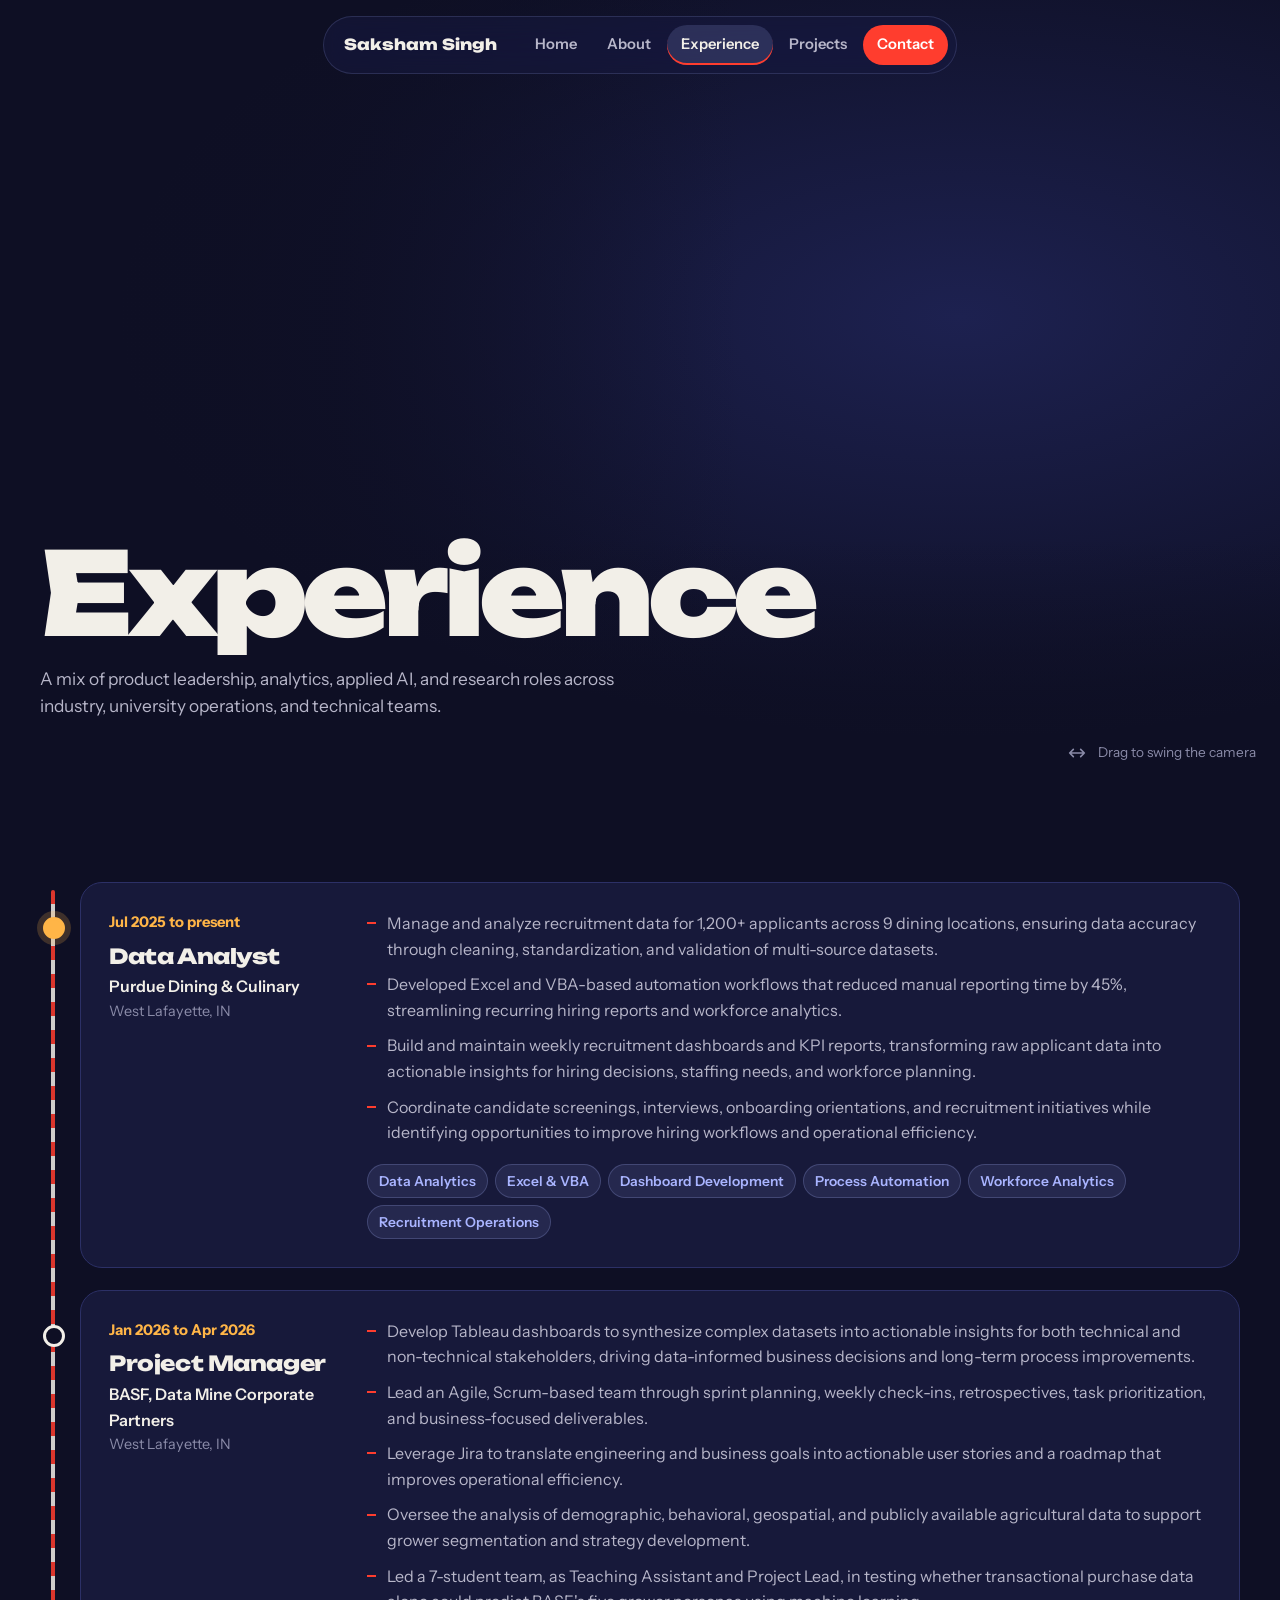
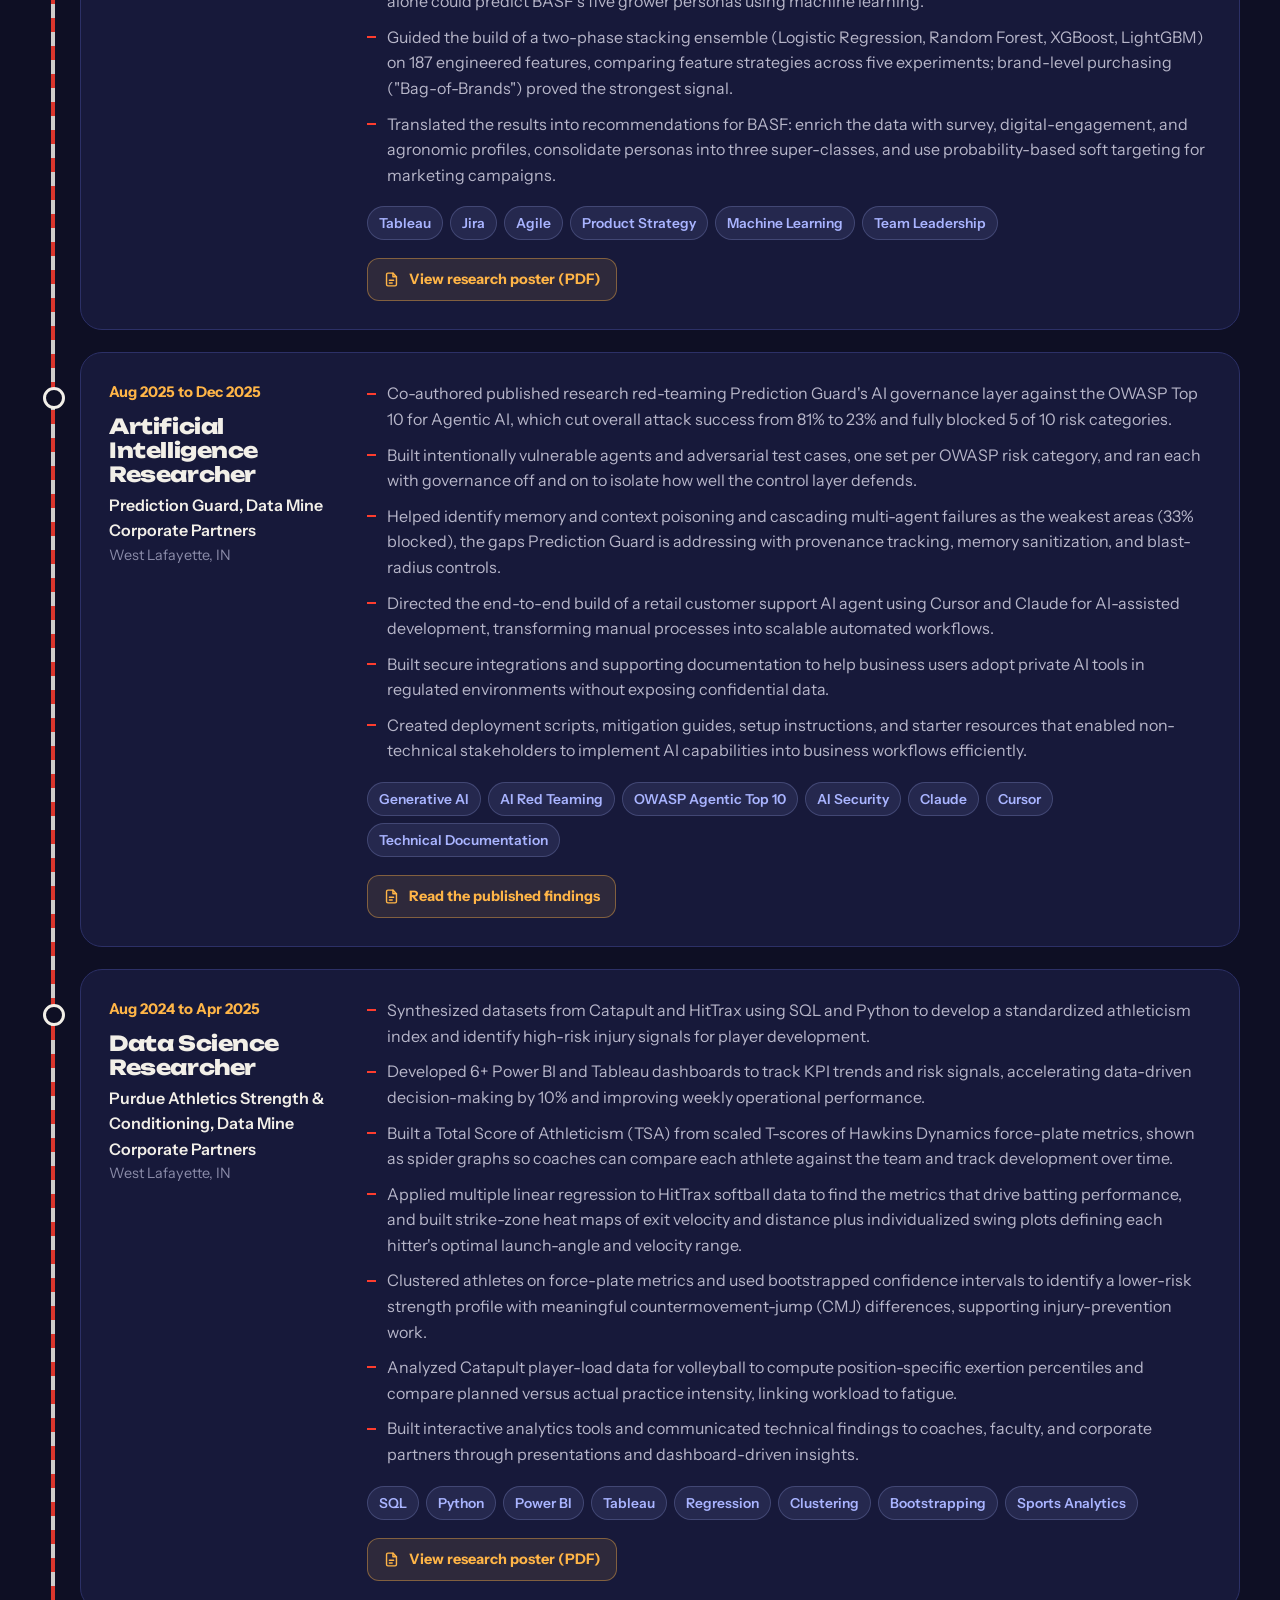
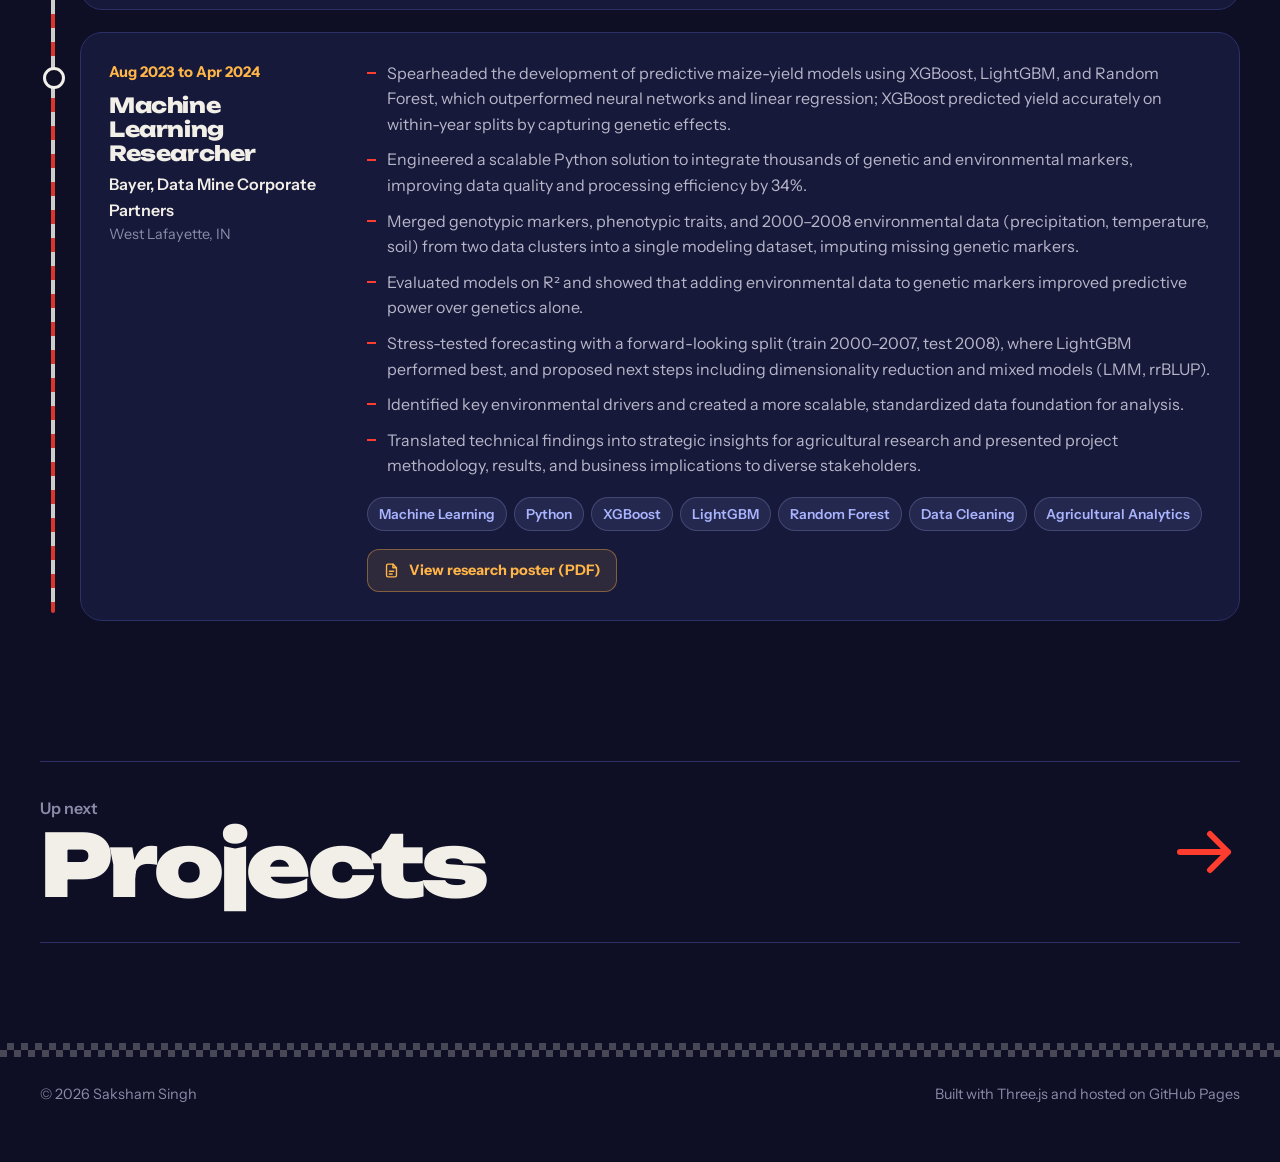
<file: experience.html>
<!DOCTYPE html>
<html lang="en">
<head>
  <meta charset="UTF-8" />
  <meta name="viewport" content="width=device-width, initial-scale=1.0" />
  <title>Experience | Saksham Singh</title>
  <meta name="description" content="Product leadership, analytics, applied AI, and research roles across industry, university operations, and technical teams." />
  <meta name="theme-color" content="#0e0f24" />
  <link rel="preconnect" href="https://fonts.googleapis.com">
  <link rel="preconnect" href="https://fonts.gstatic.com" crossorigin>
  <link href="https://fonts.googleapis.com/css2?family=Unbounded:wght@400;600;800;900&family=Instrument+Sans:wght@400;500;600;700&display=swap" rel="stylesheet">
  <link rel="stylesheet" href="assets/css/style.css" />
  <link rel="modulepreload" href="assets/vendor/three.module.min.js" />
  <script type="importmap">{ "imports": { "three": "./assets/vendor/three.module.min.js" } }</script>
</head>
<body class="page-experience">
  <a class="skip" href="#content">Skip to content</a>
  <nav class="nav" aria-label="Main">
    <a class="brand" href="index.html">Saksham Singh</a>
    <button class="menu-btn" type="button" aria-expanded="false" aria-controls="nav-links"><svg viewBox="0 0 24 24" fill="none" stroke="currentColor" stroke-width="2.4" stroke-linecap="round" aria-hidden="true"><path d="M4 8h16M4 16h16"/></svg><span>Menu</span></button>
    <ul id="nav-links">
      <li><a href="index.html">Home</a></li>
      <li><a href="about.html">About</a></li>
      <li><a href="experience.html" aria-current="page">Experience</a></li>
      <li><a href="projects.html">Projects</a></li>
      <li><a class="cta" href="contact.html">Contact</a></li>
    </ul>
  </nav>

  <main>
    <section class="stage short" data-scene aria-label="Experience">
      <canvas aria-hidden="true"></canvas>
      <div class="wrap">
        <div class="stage-copy">
          <h1 class="page-title">Experience</h1>
          <p class="intro">A mix of product leadership, analytics, applied AI, and research roles across industry, university operations, and technical teams.</p>
        </div>
      </div>
      <div class="drag-hint" aria-hidden="true">
        <svg viewBox="0 0 24 24" fill="none" stroke="currentColor" stroke-width="1.8" stroke-linecap="round" stroke-linejoin="round"><path d="M4 12h16M4 12l4-4M4 12l4 4M20 12l-4-4M20 12l-4 4"/></svg>
        Drag to swing the camera
      </div>
    </section>

    <section id="content" class="section">
      <div class="wrap">
        <div class="timeline">
        <article class="job now">
          <div class="side">
            <div class="date">Jul 2025 to present</div>
            <h3>Data Analyst</h3>
            <div class="org">Purdue Dining &amp; Culinary</div>
            <div class="place">West Lafayette, IN</div>
          </div>
          <div>
            <ul class="points">
             <li>Manage and analyze recruitment data for 1,200+ applicants across 9 dining locations, ensuring data accuracy through cleaning, standardization, and validation of multi-source datasets.</li>

              <li>Developed Excel and VBA-based automation workflows that reduced manual reporting time by 45%, streamlining recurring hiring reports and workforce analytics.</li>

              <li>Build and maintain weekly recruitment dashboards and KPI reports, transforming raw applicant data into actionable insights for hiring decisions, staffing needs, and workforce planning.</li>

              <li>Coordinate candidate screenings, interviews, onboarding orientations, and recruitment initiatives while identifying opportunities to improve hiring workflows and operational efficiency.</li>
            </ul>

            <ul class="chips">
              <li>Data Analytics</li>
              <li>Excel & VBA</li>
              <li>Dashboard Development</li>
              <li>Process Automation</li>
              <li>Workforce Analytics</li>
              <li>Recruitment Operations</li>
            </ul>
          </div>
        </article>

        <article class="job">
          <div class="side">
            <div class="date">Jan 2026 to Apr 2026</div>
            <h3>Project Manager</h3>
            <div class="org">BASF, Data Mine Corporate Partners</div>
            <div class="place">West Lafayette, IN</div>
          </div>
          <div>
            <ul class="points">
              <li>Develop Tableau dashboards to synthesize complex datasets into actionable insights for both technical and non-technical stakeholders, driving data-informed business decisions and long-term process improvements.</li>
              <li>Lead an Agile, Scrum-based team through sprint planning, weekly check-ins, retrospectives, task prioritization, and business-focused deliverables.</li>
              <li>Leverage Jira to translate engineering and business goals into actionable user stories and a roadmap that improves operational efficiency.</li>
              <li>Oversee the analysis of demographic, behavioral, geospatial, and publicly available agricultural data to support grower segmentation and strategy development.</li>
              <li>Led a 7-student team, as Teaching Assistant and Project Lead, in testing whether transactional purchase data alone could predict BASF's five grower personas using machine learning.</li>
              <li>Guided the build of a two-phase stacking ensemble (Logistic Regression, Random Forest, XGBoost, LightGBM) on 187 engineered features, comparing feature strategies across five experiments; brand-level purchasing ("Bag-of-Brands") proved the strongest signal.</li>
              <li>Translated the results into recommendations for BASF: enrich the data with survey, digital-engagement, and agronomic profiles, consolidate personas into three super-classes, and use probability-based soft targeting for marketing campaigns.</li>
            </ul>
            <ul class="chips"><li>Tableau</li><li>Jira</li><li>Agile</li><li>Product Strategy</li><li>Machine Learning</li><li>Team Leadership</li></ul>
            <a class="proof" href="https://datamine.purdue.edu/posters/TDM_Symposium2026_Poster_BASF_GrowerAnalysis.pdf.pdf" target="_blank" rel="noopener"><svg viewBox="0 0 24 24" fill="none" stroke="currentColor" stroke-width="2" stroke-linecap="round" stroke-linejoin="round" aria-hidden="true"><path d="M14 3H7a2 2 0 0 0-2 2v14a2 2 0 0 0 2 2h10a2 2 0 0 0 2-2V8z"/><path d="M14 3v5h5M9 13h6M9 17h4"/></svg>View research poster (PDF)</a>
          </div>
        </article>

        <article class="job">
          <div class="side">
            <div class="date">Aug 2025 to Dec 2025</div>
            <h3>Artificial Intelligence Researcher</h3>
            <div class="org">Prediction Guard, Data Mine Corporate Partners</div>
            <div class="place">West Lafayette, IN</div>
          </div>
          <div>
            <ul class="points">
              <li>Co-authored published research red-teaming Prediction Guard's AI governance layer against the OWASP Top 10 for Agentic AI, which cut overall attack success from 81% to 23% and fully blocked 5 of 10 risk categories.</li>
              <li>Built intentionally vulnerable agents and adversarial test cases, one set per OWASP risk category, and ran each with governance off and on to isolate how well the control layer defends.</li>
              <li>Helped identify memory and context poisoning and cascading multi-agent failures as the weakest areas (33% blocked), the gaps Prediction Guard is addressing with provenance tracking, memory sanitization, and blast-radius controls.</li>
              <li>Directed the end-to-end build of a retail customer support AI agent using Cursor and Claude for AI-assisted development, transforming manual processes into scalable automated workflows.</li>
              <li>Built secure integrations and supporting documentation to help business users adopt private AI tools in regulated environments without exposing confidential data.</li>
              <li>Created deployment scripts, mitigation guides, setup instructions, and starter resources that enabled non-technical stakeholders to implement AI capabilities into business workflows efficiently.</li>
            </ul>
            <ul class="chips"><li>Generative AI</li><li>AI Red Teaming</li><li>OWASP Agentic Top 10</li><li>AI Security</li><li>Claude</li><li>Cursor</li><li>Technical Documentation</li></ul>
            <a class="proof" href="https://predictionguard.com/blog/red-teaming-agentic-ai-findings-from-testing-prediction-guard-against-the-owasp-top-10" target="_blank" rel="noopener"><svg viewBox="0 0 24 24" fill="none" stroke="currentColor" stroke-width="2" stroke-linecap="round" stroke-linejoin="round" aria-hidden="true"><path d="M14 3H7a2 2 0 0 0-2 2v14a2 2 0 0 0 2 2h10a2 2 0 0 0 2-2V8z"/><path d="M14 3v5h5M9 13h6M9 17h4"/></svg>Read the published findings</a>
          </div>
        </article>

        <article class="job">
          <div class="side">
            <div class="date">Aug 2024 to Apr 2025</div>
            <h3> Data Science Researcher</h3>
            <div class="org">Purdue Athletics Strength &amp; Conditioning, Data Mine Corporate Partners</div>
            <div class="place">West Lafayette, IN</div>
          </div>
          <div>
            <ul class="points">
              <li>Synthesized datasets from Catapult and HitTrax using SQL and Python to develop a standardized athleticism index and identify high-risk injury signals for player development.</li>
              <li>Developed 6+ Power BI and Tableau dashboards to track KPI trends and risk signals, accelerating data-driven decision-making by 10% and improving weekly operational performance.</li>
              <li>Built a Total Score of Athleticism (TSA) from scaled T-scores of Hawkins Dynamics force-plate metrics, shown as spider graphs so coaches can compare each athlete against the team and track development over time.</li>
              <li>Applied multiple linear regression to HitTrax softball data to find the metrics that drive batting performance, and built strike-zone heat maps of exit velocity and distance plus individualized swing plots defining each hitter's optimal launch-angle and velocity range.</li>
              <li>Clustered athletes on force-plate metrics and used bootstrapped confidence intervals to identify a lower-risk strength profile with meaningful countermovement-jump (CMJ) differences, supporting injury-prevention work.</li>
              <li>Analyzed Catapult player-load data for volleyball to compute position-specific exertion percentiles and compare planned versus actual practice intensity, linking workload to fatigue.</li>
              <li>Built interactive analytics tools and communicated technical findings to coaches, faculty, and corporate partners through presentations and dashboard-driven insights.</li>
            </ul>
            <ul class="chips"><li>SQL</li><li>Python</li><li>Power BI</li><li>Tableau</li><li>Regression</li><li>Clustering</li><li>Bootstrapping</li><li>Sports Analytics</li></ul>
            <a class="proof" href="https://datamine.purdue.edu/posters/TDM_Symposium2025_Poster_PurdueAthletics_StrengthConditioning.pdf" target="_blank" rel="noopener"><svg viewBox="0 0 24 24" fill="none" stroke="currentColor" stroke-width="2" stroke-linecap="round" stroke-linejoin="round" aria-hidden="true"><path d="M14 3H7a2 2 0 0 0-2 2v14a2 2 0 0 0 2 2h10a2 2 0 0 0 2-2V8z"/><path d="M14 3v5h5M9 13h6M9 17h4"/></svg>View research poster (PDF)</a>
          </div>
        </article>

        <article class="job">
          <div class="side">
            <div class="date">Aug 2023 to Apr 2024</div>
            <h3>Machine Learning Researcher</h3>
            <div class="org">Bayer, Data Mine Corporate Partners</div>
            <div class="place">West Lafayette, IN</div>
          </div>
          <div>
            <ul class="points">
              <li>Spearheaded the development of predictive maize-yield models using XGBoost, LightGBM, and Random Forest, which outperformed neural networks and linear regression; XGBoost predicted yield accurately on within-year splits by capturing genetic effects.</li>
              <li>Engineered a scalable Python solution to integrate thousands of genetic and environmental markers, improving data quality and processing efficiency by 34%.</li>
              <li>Merged genotypic markers, phenotypic traits, and 2000–2008 environmental data (precipitation, temperature, soil) from two data clusters into a single modeling dataset, imputing missing genetic markers.</li>
              <li>Evaluated models on R² and showed that adding environmental data to genetic markers improved predictive power over genetics alone.</li>
              <li>Stress-tested forecasting with a forward-looking split (train 2000–2007, test 2008), where LightGBM performed best, and proposed next steps including dimensionality reduction and mixed models (LMM, rrBLUP).</li>
              <li>Identified key environmental drivers and created a more scalable, standardized data foundation for analysis.</li>
              <li>Translated technical findings into strategic insights for agricultural research and presented project methodology, results, and business implications to diverse stakeholders.</li>
            </ul>
            <ul class="chips"><li>Machine Learning</li><li>Python</li><li>XGBoost</li><li>LightGBM</li><li>Random Forest</li><li>Data Cleaning</li><li>Agricultural Analytics</li></ul>
            <a class="proof" href="https://datamine.purdue.edu/posters/TDM_Symposium2024_Poster_Bayer_Yield.pdf" target="_blank" rel="noopener"><svg viewBox="0 0 24 24" fill="none" stroke="currentColor" stroke-width="2" stroke-linecap="round" stroke-linejoin="round" aria-hidden="true"><path d="M14 3H7a2 2 0 0 0-2 2v14a2 2 0 0 0 2 2h10a2 2 0 0 0 2-2V8z"/><path d="M14 3v5h5M9 13h6M9 17h4"/></svg>View research poster (PDF)</a>
          </div>
        </article>

      </div>
    </section>
    <nav class="next" aria-label="Next page">
      <div class="wrap">
        <a href="projects.html">
          <span><span class="label">Up next</span><br><span class="to">Projects</span></span>
          <svg viewBox="0 0 24 24" fill="none" stroke="currentColor" stroke-width="2" stroke-linecap="round" stroke-linejoin="round" aria-hidden="true"><path d="M4 12h16M14 6l6 6-6 6"/></svg>
        </a>
      </div>
    </nav>
  </main>

  <footer>
    <div class="flag" aria-hidden="true"></div>
    <div class="wrap">
      <span>&copy; 2026 Saksham Singh</span>
      <span>Built with Three.js and hosted on GitHub Pages</span>
    </div>
  </footer>

  <script src="assets/js/site.js" defer></script>
  <script type="module" src="assets/js/scenes/experience.js"></script>
</body>
</html>
</file>
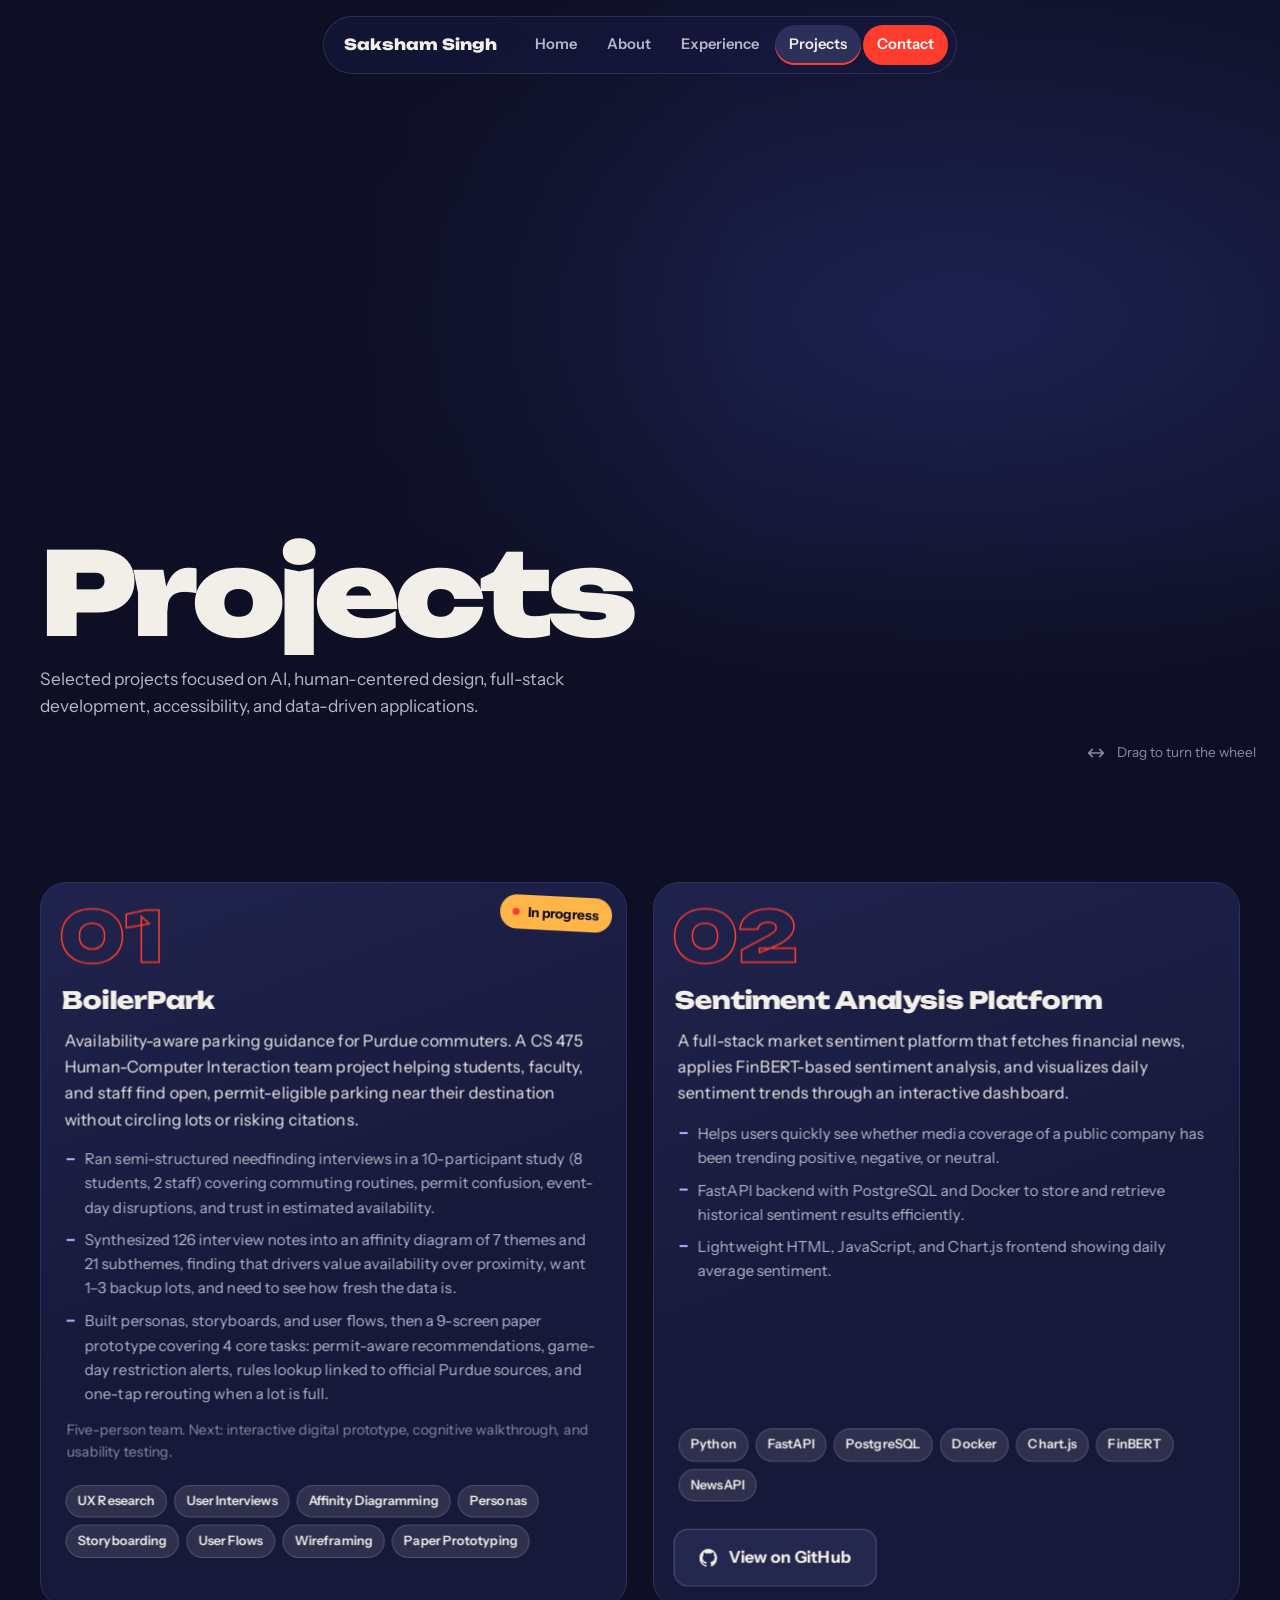
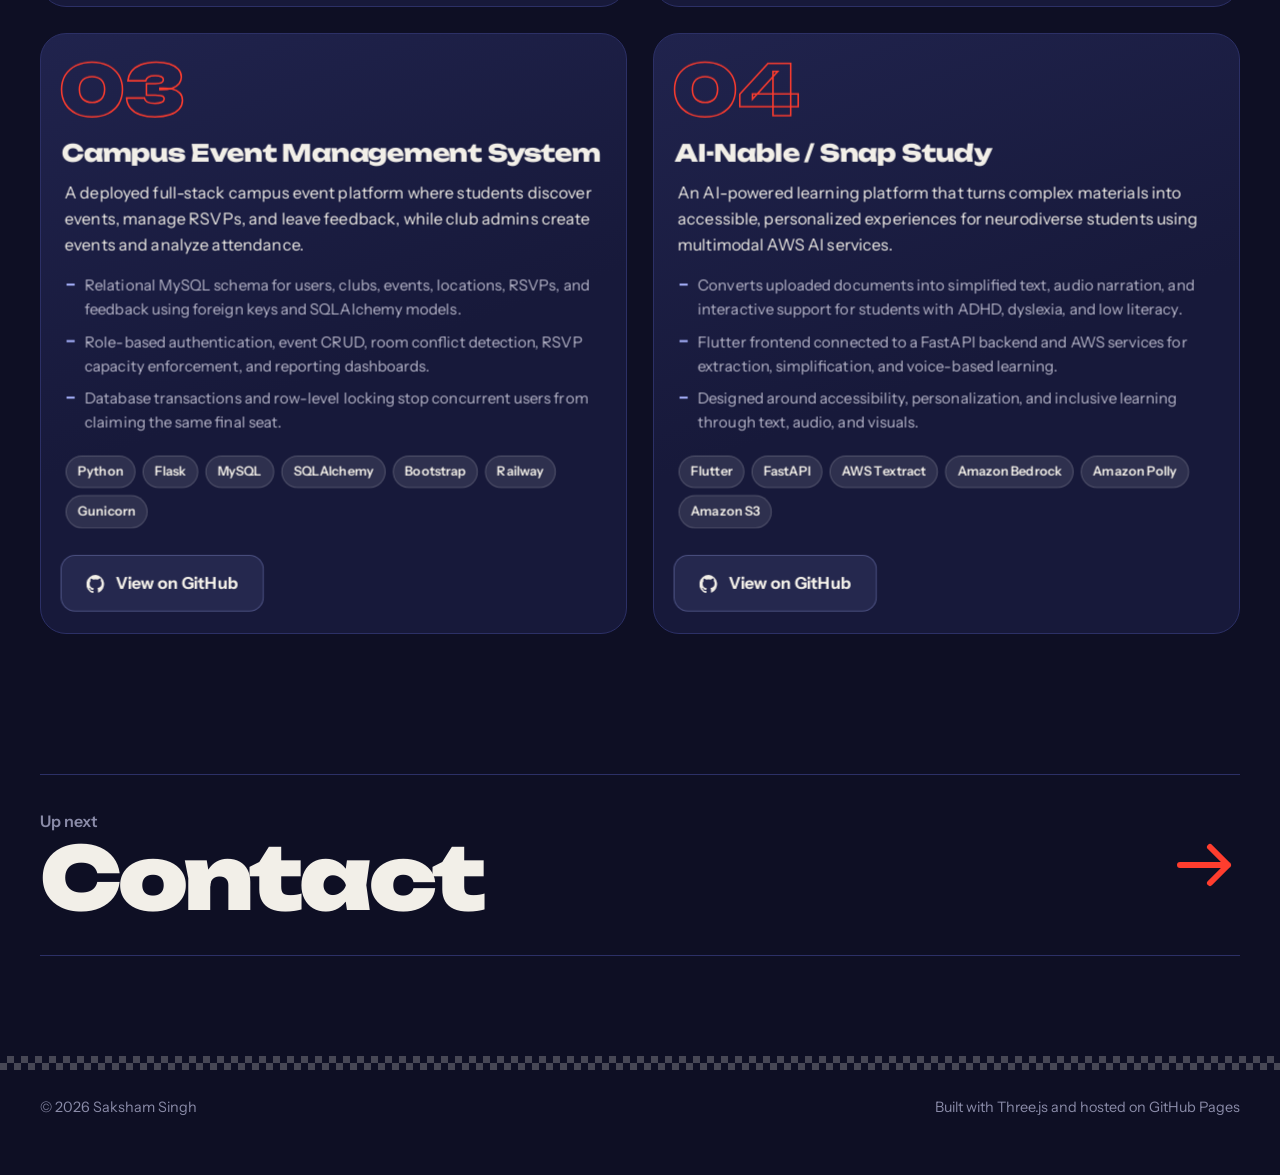
<file: projects.html>
<!DOCTYPE html>
<html lang="en">
<head>
  <meta charset="UTF-8" />
  <meta name="viewport" content="width=device-width, initial-scale=1.0" />
  <title>Projects | Saksham Singh</title>
  <meta name="description" content="Selected projects in AI, human-centered design, full-stack development, accessibility, and data-driven applications." />
  <meta name="theme-color" content="#0e0f24" />
  <link rel="preconnect" href="https://fonts.googleapis.com">
  <link rel="preconnect" href="https://fonts.gstatic.com" crossorigin>
  <link href="https://fonts.googleapis.com/css2?family=Unbounded:wght@400;600;800;900&family=Instrument+Sans:wght@400;500;600;700&display=swap" rel="stylesheet">
  <link rel="stylesheet" href="assets/css/style.css" />
  <link rel="modulepreload" href="assets/vendor/three.module.min.js" />
  <script type="importmap">{ "imports": { "three": "./assets/vendor/three.module.min.js" } }</script>
</head>
<body class="page-projects">
  <a class="skip" href="#content">Skip to content</a>
  <nav class="nav" aria-label="Main">
    <a class="brand" href="index.html">Saksham Singh</a>
    <button class="menu-btn" type="button" aria-expanded="false" aria-controls="nav-links"><svg viewBox="0 0 24 24" fill="none" stroke="currentColor" stroke-width="2.4" stroke-linecap="round" aria-hidden="true"><path d="M4 8h16M4 16h16"/></svg><span>Menu</span></button>
    <ul id="nav-links">
      <li><a href="index.html">Home</a></li>
      <li><a href="about.html">About</a></li>
      <li><a href="experience.html">Experience</a></li>
      <li><a href="projects.html" aria-current="page">Projects</a></li>
      <li><a class="cta" href="contact.html">Contact</a></li>
    </ul>
  </nav>

  <main>
    <section class="stage short" data-scene aria-label="Projects">
      <canvas aria-hidden="true"></canvas>
      <div class="wrap">
        <div class="stage-copy">
          <h1 class="page-title">Projects</h1>
          <p class="intro">Selected projects focused on AI, human-centered design, full-stack development, accessibility, and data-driven applications.</p>
        </div>
      </div>
      <div class="drag-hint" aria-hidden="true">
        <svg viewBox="0 0 24 24" fill="none" stroke="currentColor" stroke-width="1.8" stroke-linecap="round" stroke-linejoin="round"><path d="M4 12h16M4 12l4-4M4 12l4 4M20 12l-4-4M20 12l-4 4"/></svg>
        Drag to turn the wheel
      </div>
    </section>

    <section id="content" class="section">
      <div class="wrap">
        <div class="projects">
          <article class="project" data-tilt>
            <span class="status">In progress</span>
            <div class="num" aria-hidden="true">01</div>
            <h3>BoilerPark</h3>
            <p class="desc">Availability-aware parking guidance for Purdue commuters. A CS 475 Human-Computer Interaction team project helping students, faculty, and staff find open, permit-eligible parking near their destination without circling lots or risking citations.</p>
            <ul class="points">
              <li>Ran semi-structured needfinding interviews in a 10-participant study (8 students, 2 staff) covering commuting routines, permit confusion, event-day disruptions, and trust in estimated availability.</li>
              <li>Synthesized 126 interview notes into an affinity diagram of 7 themes and 21 subthemes, finding that drivers value availability over proximity, want 1–3 backup lots, and need to see how fresh the data is.</li>
              <li>Built personas, storyboards, and user flows, then a 9-screen paper prototype covering 4 core tasks: permit-aware recommendations, game-day restriction alerts, rules lookup linked to official Purdue sources, and one-tap rerouting when a lot is full.</li>
            </ul>
            <p class="note">Five-person team. Next: interactive digital prototype, cognitive walkthrough, and usability testing.</p>
            <ul class="chips"><li>UX Research</li><li>User Interviews</li><li>Affinity Diagramming</li><li>Personas</li><li>Storyboarding</li><li>User Flows</li><li>Wireframing</li><li>Paper Prototyping</li></ul>
          </article>

          <article class="project" data-tilt>
            <div class="num" aria-hidden="true">02</div>
            <h3>Sentiment Analysis Platform</h3>
            <p class="desc">A full-stack market sentiment platform that fetches financial news, applies FinBERT-based sentiment analysis, and visualizes daily sentiment trends through an interactive dashboard.</p>
            <ul class="points">
              <li>Helps users quickly see whether media coverage of a public company has been trending positive, negative, or neutral.</li>
              <li>FastAPI backend with PostgreSQL and Docker to store and retrieve historical sentiment results efficiently.</li>
              <li>Lightweight HTML, JavaScript, and Chart.js frontend showing daily average sentiment.</li>
            </ul>
            <ul class="chips"><li>Python</li><li>FastAPI</li><li>PostgreSQL</li><li>Docker</li><li>Chart.js</li><li>FinBERT</li><li>NewsAPI</li></ul>
            <a class="btn btn-ghost" href="https://github.com/saakshhh/sentiment-analysis-platform" target="_blank" rel="noopener">
              <svg viewBox="0 0 24 24" fill="currentColor" aria-hidden="true"><path d="M12 .5a12 12 0 0 0-3.8 23.4c.6.1.8-.3.8-.6v-2.2c-3.3.7-4-1.4-4-1.4-.6-1.4-1.4-1.8-1.4-1.8-1-.7.1-.7.1-.7 1.2.1 1.8 1.2 1.8 1.2 1 1.8 2.8 1.3 3.5 1 .1-.8.4-1.3.7-1.6-2.7-.3-5.5-1.3-5.5-6 0-1.3.5-2.4 1.2-3.2-.1-.3-.5-1.5.1-3.2 0 0 1-.3 3.3 1.2a11.5 11.5 0 0 1 6 0C17.3 4.7 18.3 5 18.3 5c.7 1.7.3 2.9.1 3.2.8.8 1.2 1.9 1.2 3.2 0 4.6-2.8 5.6-5.5 5.9.4.4.8 1.1.8 2.2v3.3c0 .3.2.7.8.6A12 12 0 0 0 12 .5Z"/></svg>
              View on GitHub
            </a>
          </article>

          <article class="project" data-tilt>
            <div class="num" aria-hidden="true">03</div>
            <h3>Campus Event Management System</h3>
            <p class="desc">A deployed full-stack campus event platform where students discover events, manage RSVPs, and leave feedback, while club admins create events and analyze attendance.</p>
            <ul class="points">
              <li>Relational MySQL schema for users, clubs, events, locations, RSVPs, and feedback using foreign keys and SQLAlchemy models.</li>
              <li>Role-based authentication, event CRUD, room conflict detection, RSVP capacity enforcement, and reporting dashboards.</li>
              <li>Database transactions and row-level locking stop concurrent users from claiming the same final seat.</li>
            </ul>
            <ul class="chips"><li>Python</li><li>Flask</li><li>MySQL</li><li>SQLAlchemy</li><li>Bootstrap</li><li>Railway</li><li>Gunicorn</li></ul>
            <a class="btn btn-ghost" href="https://github.com/saakshhh/CS348_CampusEventSystem" target="_blank" rel="noopener">
              <svg viewBox="0 0 24 24" fill="currentColor" aria-hidden="true"><path d="M12 .5a12 12 0 0 0-3.8 23.4c.6.1.8-.3.8-.6v-2.2c-3.3.7-4-1.4-4-1.4-.6-1.4-1.4-1.8-1.4-1.8-1-.7.1-.7.1-.7 1.2.1 1.8 1.2 1.8 1.2 1 1.8 2.8 1.3 3.5 1 .1-.8.4-1.3.7-1.6-2.7-.3-5.5-1.3-5.5-6 0-1.3.5-2.4 1.2-3.2-.1-.3-.5-1.5.1-3.2 0 0 1-.3 3.3 1.2a11.5 11.5 0 0 1 6 0C17.3 4.7 18.3 5 18.3 5c.7 1.7.3 2.9.1 3.2.8.8 1.2 1.9 1.2 3.2 0 4.6-2.8 5.6-5.5 5.9.4.4.8 1.1.8 2.2v3.3c0 .3.2.7.8.6A12 12 0 0 0 12 .5Z"/></svg>
              View on GitHub
            </a>
          </article>

          <article class="project" data-tilt>
            <div class="num" aria-hidden="true">04</div>
            <h3>AI-Nable / Snap Study</h3>
            <p class="desc">An AI-powered learning platform that turns complex materials into accessible, personalized experiences for neurodiverse students using multimodal AWS AI services.</p>
            <ul class="points">
              <li>Converts uploaded documents into simplified text, audio narration, and interactive support for students with ADHD, dyslexia, and low literacy.</li>
              <li>Flutter frontend connected to a FastAPI backend and AWS services for extraction, simplification, and voice-based learning.</li>
              <li>Designed around accessibility, personalization, and inclusive learning through text, audio, and visuals.</li>
            </ul>
            <ul class="chips"><li>Flutter</li><li>FastAPI</li><li>AWS Textract</li><li>Amazon Bedrock</li><li>Amazon Polly</li><li>Amazon S3</li></ul>
            <a class="btn btn-ghost" href="https://github.com/saakshhh/AI-Nable" target="_blank" rel="noopener">
              <svg viewBox="0 0 24 24" fill="currentColor" aria-hidden="true"><path d="M12 .5a12 12 0 0 0-3.8 23.4c.6.1.8-.3.8-.6v-2.2c-3.3.7-4-1.4-4-1.4-.6-1.4-1.4-1.8-1.4-1.8-1-.7.1-.7.1-.7 1.2.1 1.8 1.2 1.8 1.2 1 1.8 2.8 1.3 3.5 1 .1-.8.4-1.3.7-1.6-2.7-.3-5.5-1.3-5.5-6 0-1.3.5-2.4 1.2-3.2-.1-.3-.5-1.5.1-3.2 0 0 1-.3 3.3 1.2a11.5 11.5 0 0 1 6 0C17.3 4.7 18.3 5 18.3 5c.7 1.7.3 2.9.1 3.2.8.8 1.2 1.9 1.2 3.2 0 4.6-2.8 5.6-5.5 5.9.4.4.8 1.1.8 2.2v3.3c0 .3.2.7.8.6A12 12 0 0 0 12 .5Z"/></svg>
              View on GitHub
            </a>
          </article>
        </div>

      </div>
    </section>
    <nav class="next" aria-label="Next page">
      <div class="wrap">
        <a href="contact.html">
          <span><span class="label">Up next</span><br><span class="to">Contact</span></span>
          <svg viewBox="0 0 24 24" fill="none" stroke="currentColor" stroke-width="2" stroke-linecap="round" stroke-linejoin="round" aria-hidden="true"><path d="M4 12h16M14 6l6 6-6 6"/></svg>
        </a>
      </div>
    </nav>
  </main>

  <footer>
    <div class="flag" aria-hidden="true"></div>
    <div class="wrap">
      <span>&copy; 2026 Saksham Singh</span>
      <span>Built with Three.js and hosted on GitHub Pages</span>
    </div>
  </footer>

  <script src="assets/js/site.js" defer></script>
  <script type="module" src="assets/js/scenes/projects.js"></script>
</body>
</html>
</file>
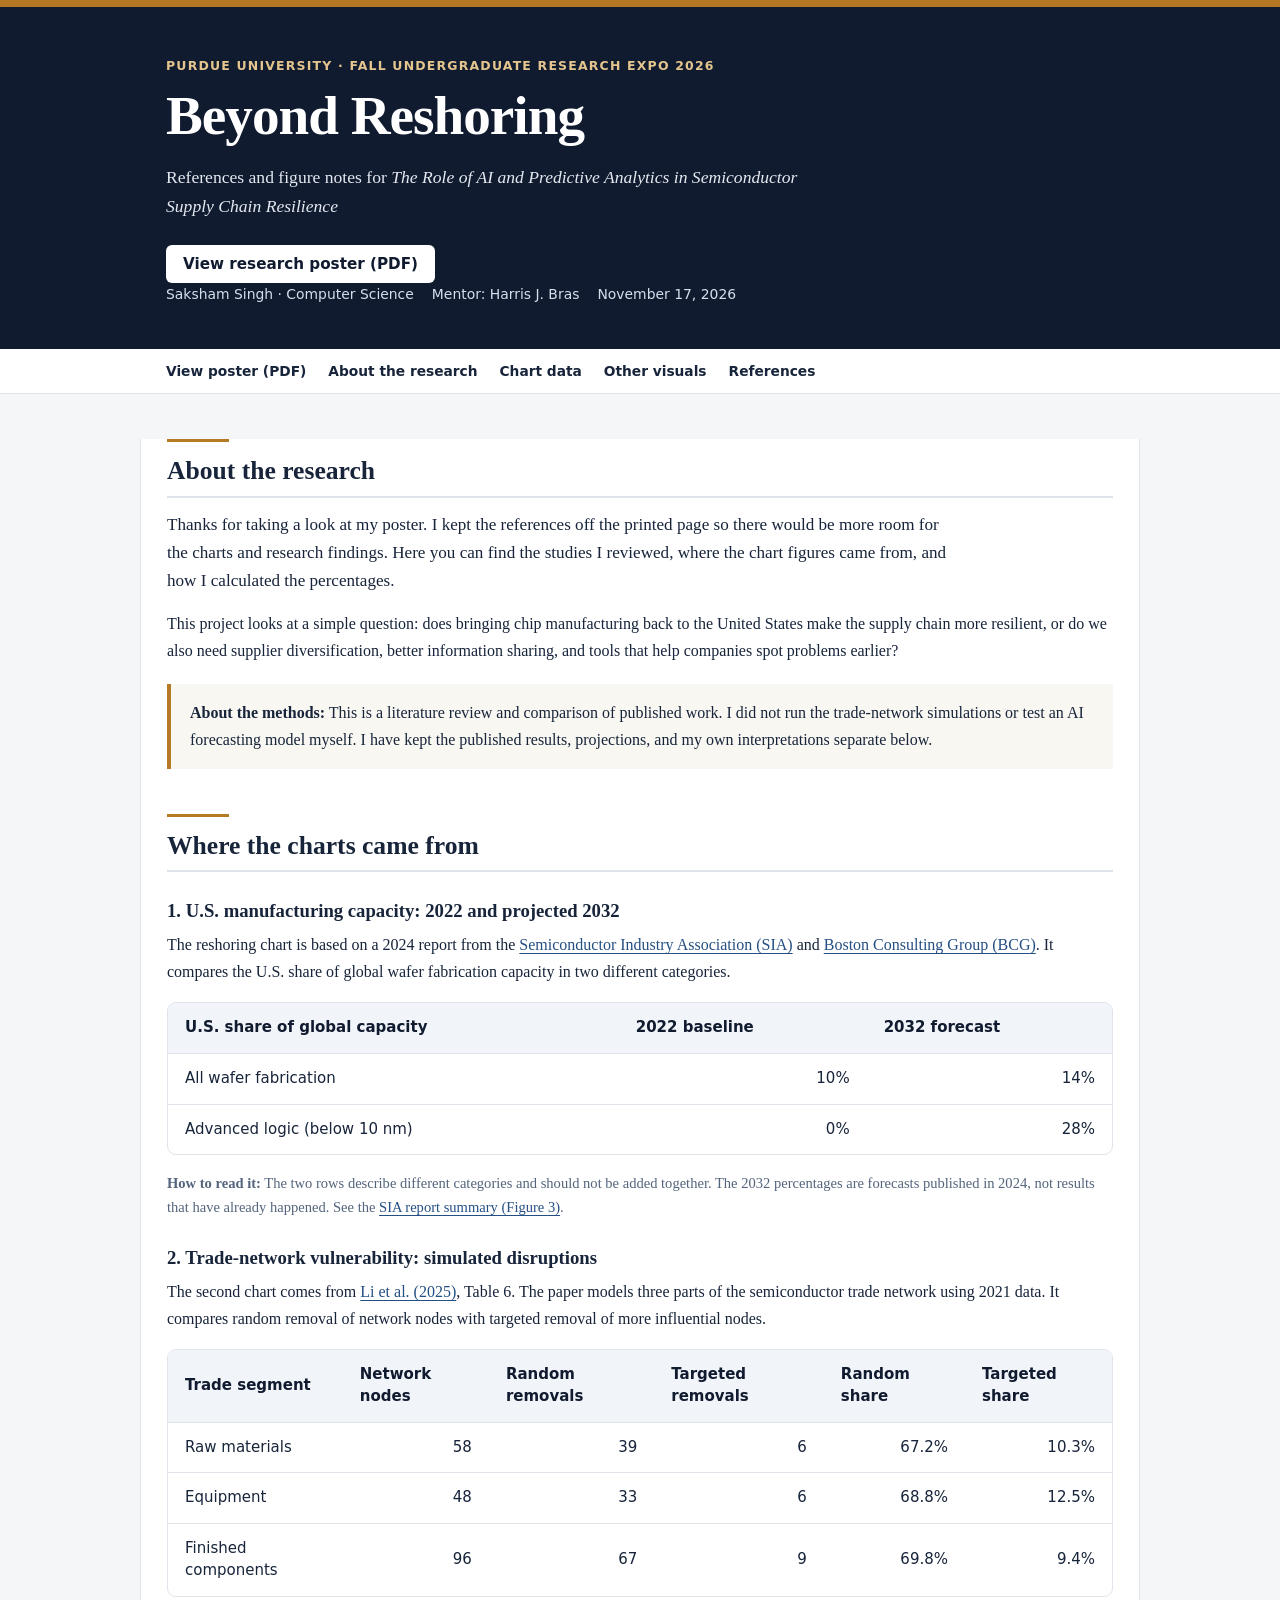
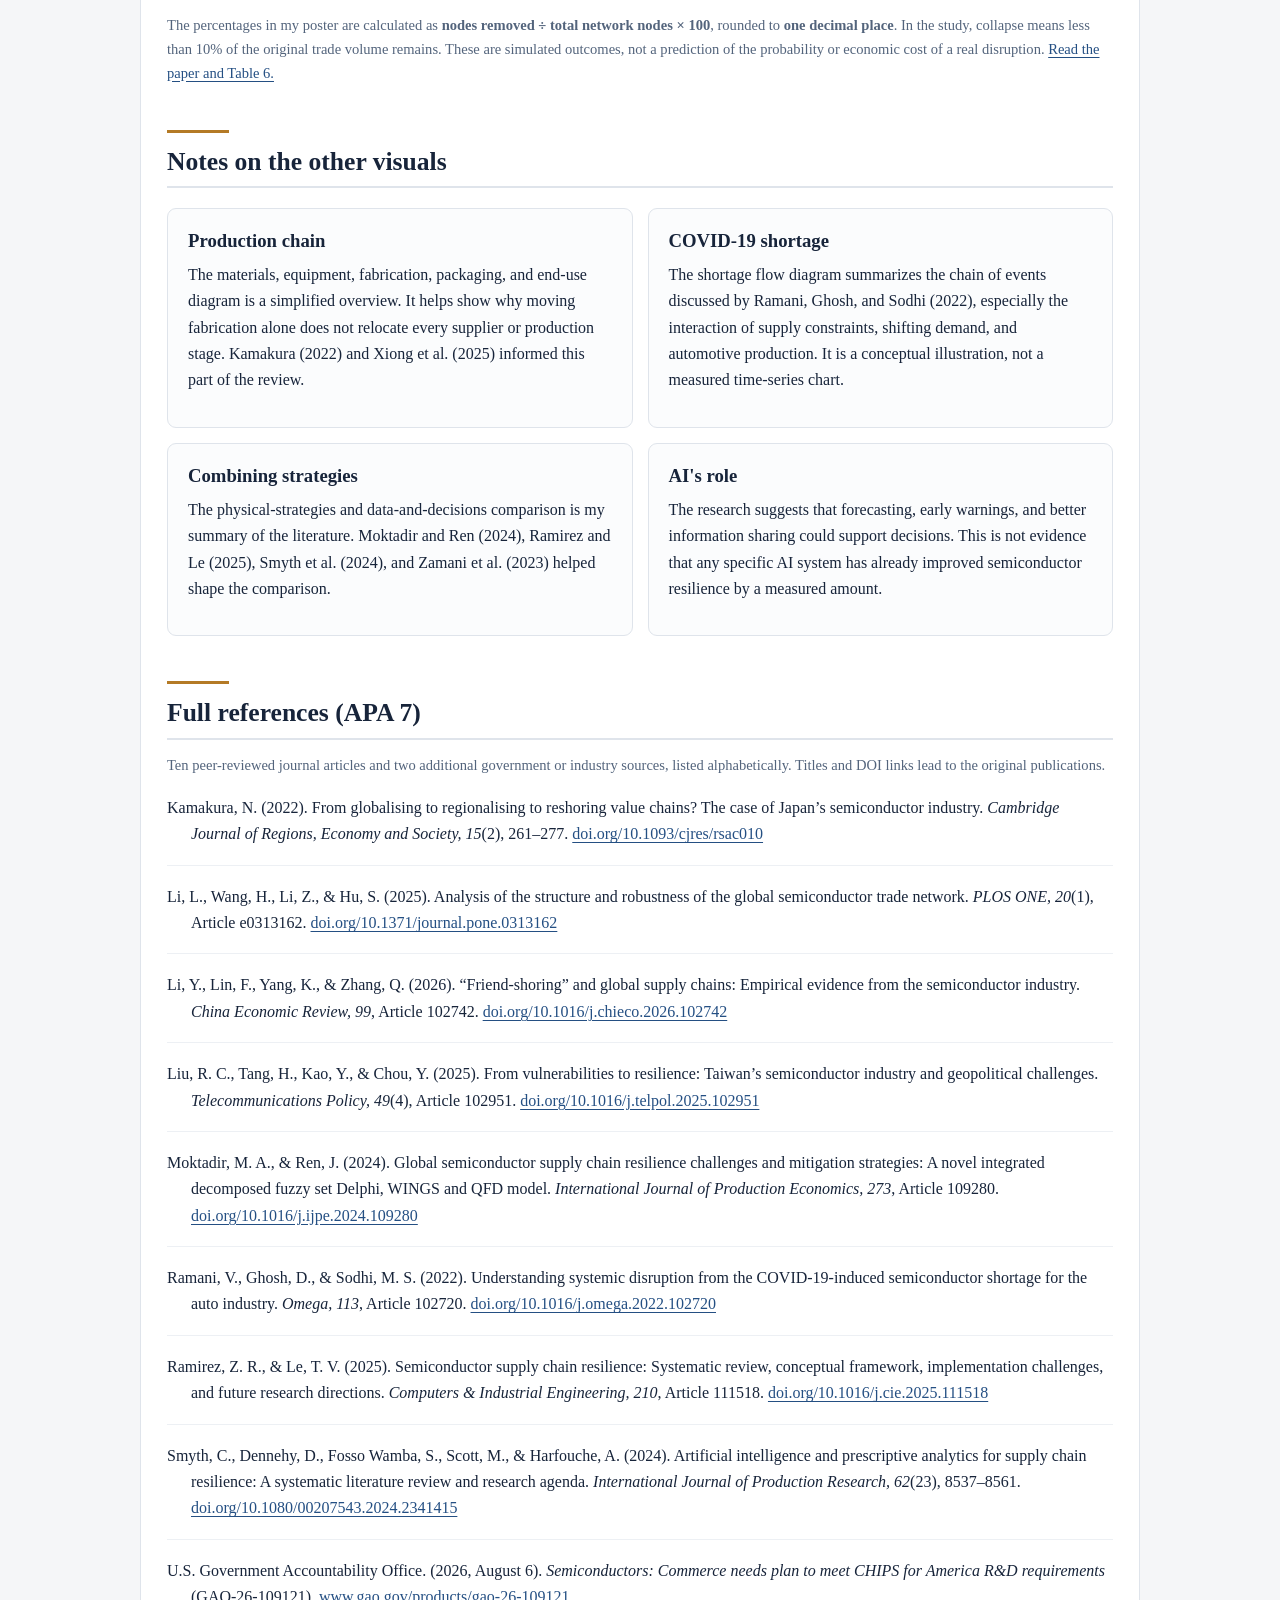
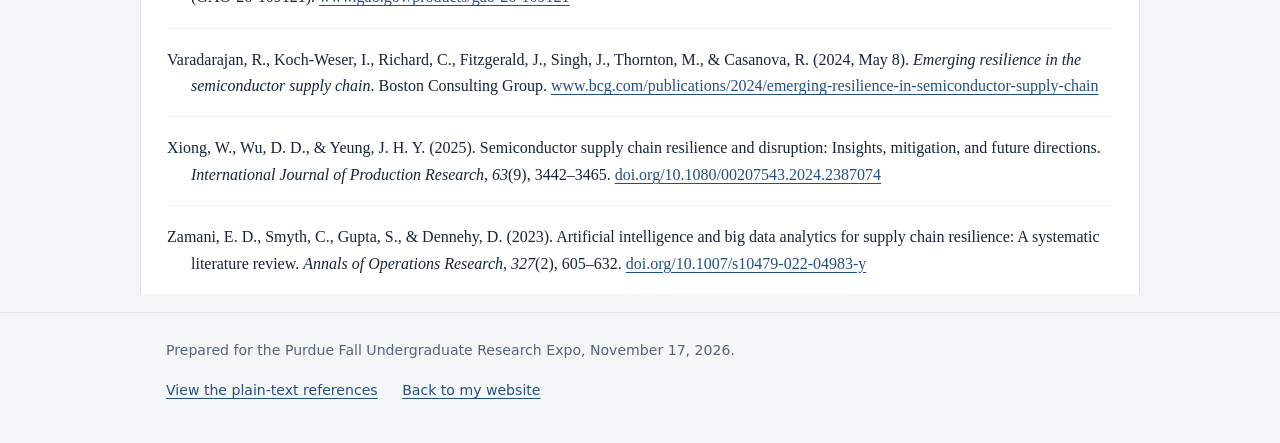
<file: research/semiconductor-resilience-poster-references.html>
<!doctype html>
<html lang="en">
<head>
  <meta charset="utf-8">
  <meta name="viewport" content="width=device-width, initial-scale=1">
  <meta name="theme-color" content="#111b30">
  <meta name="description" content="Full APA references, data tables, and figure notes for Saksham Singh's Purdue semiconductor supply chain resilience research poster.">
  <title>Beyond Reshoring | References and Figure Notes</title>
  <style>
    :root{--navy:#111b30;--ink:#17243a;--gold:#b47a26;--pale:#f9f7f2;--line:#dfe4eb;--blue:#35547f;--muted:#53647c}
    *{box-sizing:border-box}
    html{scroll-behavior:smooth}
    body{margin:0;background:#f5f6f8;color:var(--ink);font:16px/1.65 Georgia,"Times New Roman",serif}
    a{color:#244f83;text-underline-offset:3px;overflow-wrap:anywhere}
    a:hover{color:#a65a16}
    a:focus-visible{outline:3px solid var(--gold);outline-offset:3px}
    .skip{position:absolute;left:12px;top:-70px;background:#fff;padding:8px 12px;z-index:30}
    .skip:focus{top:12px}
    header{background:var(--navy);color:#fff;border-top:7px solid #b47723}
    .wrap{max-width:1000px;margin:auto;padding:0 26px}
    header .wrap{padding-top:50px;padding-bottom:43px}
    .eyebrow{font:700 .78rem/1.4 system-ui,-apple-system,sans-serif;letter-spacing:.095em;text-transform:uppercase;color:#e4c58e}
    h1{font-size:clamp(2rem,5vw,3.45rem);line-height:1.1;letter-spacing:-.018em;margin:12px 0 16px}
    .subtitle{font-size:1.1rem;max-width:680px;color:#e4e8ef;margin:0 0 20px}
    .meta{font:500 .87rem/1.65 system-ui,-apple-system,sans-serif;color:#d6dfec}
    .meta span{display:inline-block;margin-right:18px}
    nav{background:white;border-bottom:1px solid var(--line)}
    nav .wrap{display:flex;gap:22px;flex-wrap:wrap;padding-top:14px;padding-bottom:14px}
    nav a{font:700 .86rem system-ui,-apple-system,sans-serif;color:var(--ink);text-decoration:none}
    main{background:#fff;border-inline:1px solid var(--line);padding-top:36px;padding-bottom:64px}
    h2{font-size:1.6rem;line-height:1.23;margin:45px 0 13px;padding-bottom:9px;border-bottom:2px solid var(--line)}
    h2::before{content:"";display:block;height:3px;width:62px;background:var(--gold);margin-bottom:13px}
    h3{font-size:1.17rem;margin:24px 0 5px}
    p{margin:0 0 16px}
    .intro{font-size:1.07rem;max-width:780px}
    .note{background:var(--pale);border-left:4px solid var(--gold);padding:16px 19px;margin:20px 0;color:var(--ink)}
    .note p:last-child{margin-bottom:0}
    .table-wrap{overflow-x:auto;border:1px solid var(--line);border-radius:9px;margin:17px 0 16px}
    table{width:100%;border-collapse:collapse;font:15px/1.45 system-ui,-apple-system,sans-serif;min-width:540px}
    th,td{padding:14px 17px;text-align:left;border-bottom:1px solid var(--line)}
    th{background:#f1f4f8;color:var(--navy);font-weight:700}
    td.num{text-align:right;font-variant-numeric:tabular-nums;white-space:nowrap}
    tr:last-child td{border-bottom:0}
    .small{font-size:.91rem;color:var(--muted)}
    .refs{padding:0;list-style:none;margin:18px 0}
    .refs li{padding:0 0 17px 24px;text-indent:-24px;margin-bottom:18px;border-bottom:1px solid #edf0f4;overflow-wrap:anywhere}
    .refs li:last-child{border-bottom:0}
    .related{display:grid;grid-template-columns:repeat(2,minmax(0,1fr));gap:15px;margin:20px 0}
    .related>div{border:1px solid var(--line);border-radius:9px;padding:17px 20px;background:#fbfcfd}
    .related h3{margin-top:0}
    footer{border-top:1px solid var(--line);font:.88rem/1.7 system-ui,-apple-system,sans-serif;color:#53647c;padding:26px 0 40px}
    footer a{margin-right:20px}
    @media(max-width:640px){.wrap{padding-inline:18px}header .wrap{padding-top:36px;padding-bottom:32px}.related{grid-template-columns:1fr}nav .wrap{gap:13px}h2{font-size:1.4rem}}
    @media print{body{background:white}header{-webkit-print-color-adjust:exact;print-color-adjust:exact}nav{display:none}main{border:0}.wrap{max-width:none}.refs li{break-inside:avoid}a{color:inherit;text-decoration:none}}
  </style>
</head>
<body>
  <a href="#main" class="skip">Skip to references</a>
  <header>
    <div class="wrap">
      <div class="eyebrow">Purdue University · Fall Undergraduate Research Expo 2026</div>
      <h1>Beyond Reshoring</h1>
      <p class="subtitle">References and figure notes for <em>The Role of AI and Predictive Analytics in Semiconductor Supply Chain Resilience</em></p>
      <p style="margin:24px 0 0"><a href="https://saakshhh.github.io/research/semiconductor-resilience-research-poster.pdf" style="display:inline-block;background:#fff;color:#111b30;font:700 .95rem system-ui,-apple-system,sans-serif;padding:10px 17px;border-radius:6px;text-decoration:none">View research poster (PDF)</a></p>
      <div class="meta"><span>Saksham Singh · Computer Science</span><span>Mentor: Harris J. Bras</span><span>November 17, 2026</span></div>
    </div>
  </header>
  <nav aria-label="On this page"><div class="wrap">
    <a href="https://saakshhh.github.io/research/semiconductor-resilience-research-poster.pdf">View poster (PDF)</a>
    <a href="#about">About the research</a>
    <a href="#charts">Chart data</a>
    <a href="#diagrams">Other visuals</a>
    <a href="#references">References</a>
  </div></nav>
  <main id="main" class="wrap">
    <section id="about">
      <h2>About the research</h2>
      <p class="intro">Thanks for taking a look at my poster. I kept the references off the printed page so there would be more room for the charts and research findings. Here you can find the studies I reviewed, where the chart figures came from, and how I calculated the percentages.</p>
      <p>This project looks at a simple question: does bringing chip manufacturing back to the United States make the supply chain more resilient, or do we also need supplier diversification, better information sharing, and tools that help companies spot problems earlier?</p>
      <div class="note"><p><strong>About the methods:</strong> This is a literature review and comparison of published work. I did not run the trade-network simulations or test an AI forecasting model myself. I have kept the published results, projections, and my own interpretations separate below.</p></div>
    </section>
    <section id="charts">
      <h2>Where the charts came from</h2>
      <h3>1. U.S. manufacturing capacity: 2022 and projected 2032</h3>
      <p>The reshoring chart is based on a 2024 report from the <a href="https://www.semiconductors.org/emerging-resilience-in-the-semiconductor-supply-chain/">Semiconductor Industry Association (SIA)</a> and <a href="https://www.bcg.com/publications/2024/emerging-resilience-in-semiconductor-supply-chain">Boston Consulting Group (BCG)</a>. It compares the U.S. share of global wafer fabrication capacity in two different categories.</p>
      <div class="table-wrap"><table>
        <thead><tr><th scope="col">U.S. share of global capacity</th><th scope="col">2022 baseline</th><th scope="col">2032 forecast</th></tr></thead>
        <tbody>
          <tr><td>All wafer fabrication</td><td class="num">10%</td><td class="num">14%</td></tr>
          <tr><td>Advanced logic (below 10 nm)</td><td class="num">0%</td><td class="num">28%</td></tr>
        </tbody>
      </table></div>
      <p class="small"><strong>How to read it:</strong> The two rows describe different categories and should not be added together. The 2032 percentages are forecasts published in 2024, not results that have already happened. See the <a href="https://www.semiconductors.org/wp-content/uploads/2024/05/Emerging-Resilience-in-the-Semiconductor-Supply-Chain_SIA-Summary.pdf">SIA report summary (Figure 3)</a>.</p>
      <h3>2. Trade-network vulnerability: simulated disruptions</h3>
      <p>The second chart comes from <a href="https://doi.org/10.1371/journal.pone.0313162">Li et al. (2025)</a>, Table 6. The paper models three parts of the semiconductor trade network using 2021 data. It compares random removal of network nodes with targeted removal of more influential nodes.</p>
      <div class="table-wrap"><table>
        <thead><tr><th scope="col">Trade segment</th><th scope="col">Network nodes</th><th scope="col">Random removals</th><th scope="col">Targeted removals</th><th scope="col">Random share</th><th scope="col">Targeted share</th></tr></thead>
        <tbody>
          <tr><td>Raw materials</td><td class="num">58</td><td class="num">39</td><td class="num">6</td><td class="num">67.2%</td><td class="num">10.3%</td></tr>
          <tr><td>Equipment</td><td class="num">48</td><td class="num">33</td><td class="num">6</td><td class="num">68.8%</td><td class="num">12.5%</td></tr>
          <tr><td>Finished components</td><td class="num">96</td><td class="num">67</td><td class="num">9</td><td class="num">69.8%</td><td class="num">9.4%</td></tr>
        </tbody>
      </table></div>
      <p class="small">The percentages in my poster are calculated as <strong>nodes removed ÷ total network nodes × 100</strong>, rounded to <strong>one decimal place</strong>. In the study, collapse means less than 10% of the original trade volume remains. These are simulated outcomes, not a prediction of the probability or economic cost of a real disruption. <a href="https://pmc.ncbi.nlm.nih.gov/articles/PMC11717270/">Read the paper and Table 6.</a></p>
    </section>
    <section id="diagrams">
      <h2>Notes on the other visuals</h2>
      <div class="related">
        <div><h3>Production chain</h3><p>The materials, equipment, fabrication, packaging, and end-use diagram is a simplified overview. It helps show why moving fabrication alone does not relocate every supplier or production stage. Kamakura (2022) and Xiong et al. (2025) informed this part of the review.</p></div>
        <div><h3>COVID-19 shortage</h3><p>The shortage flow diagram summarizes the chain of events discussed by Ramani, Ghosh, and Sodhi (2022), especially the interaction of supply constraints, shifting demand, and automotive production. It is a conceptual illustration, not a measured time-series chart.</p></div>
        <div><h3>Combining strategies</h3><p>The physical-strategies and data-and-decisions comparison is my summary of the literature. Moktadir and Ren (2024), Ramirez and Le (2025), Smyth et al. (2024), and Zamani et al. (2023) helped shape the comparison.</p></div>
        <div><h3>AI's role</h3><p>The research suggests that forecasting, early warnings, and better information sharing could support decisions. This is not evidence that any specific AI system has already improved semiconductor resilience by a measured amount.</p></div>
      </div>
    </section>
    <section id="references">
      <h2>Full references (APA 7)</h2>
      <p class="small">Ten peer-reviewed journal articles and two additional government or industry sources, listed alphabetically. Titles and DOI links lead to the original publications.</p>
      <ol class="refs"><li>Kamakura, N. (2022). From globalising to regionalising to reshoring value chains? The case of Japan’s semiconductor industry. <em>Cambridge Journal of Regions, Economy and Society, 15</em>(2), 261–277. <a href="https://doi.org/10.1093/cjres/rsac010" target="_blank" rel="noopener noreferrer">doi.org/10.1093/cjres/rsac010</a></li>
<li>Li, L., Wang, H., Li, Z., &amp; Hu, S. (2025). Analysis of the structure and robustness of the global semiconductor trade network. <em>PLOS ONE, 20</em>(1), Article e0313162. <a href="https://doi.org/10.1371/journal.pone.0313162" target="_blank" rel="noopener noreferrer">doi.org/10.1371/journal.pone.0313162</a></li>
<li>Li, Y., Lin, F., Yang, K., &amp; Zhang, Q. (2026). “Friend-shoring” and global supply chains: Empirical evidence from the semiconductor industry. <em>China Economic Review, 99</em>, Article 102742. <a href="https://doi.org/10.1016/j.chieco.2026.102742" target="_blank" rel="noopener noreferrer">doi.org/10.1016/j.chieco.2026.102742</a></li>
<li>Liu, R. C., Tang, H., Kao, Y., &amp; Chou, Y. (2025). From vulnerabilities to resilience: Taiwan’s semiconductor industry and geopolitical challenges. <em>Telecommunications Policy, 49</em>(4), Article 102951. <a href="https://doi.org/10.1016/j.telpol.2025.102951" target="_blank" rel="noopener noreferrer">doi.org/10.1016/j.telpol.2025.102951</a></li>
<li>Moktadir, M. A., &amp; Ren, J. (2024). Global semiconductor supply chain resilience challenges and mitigation strategies: A novel integrated decomposed fuzzy set Delphi, WINGS and QFD model. <em>International Journal of Production Economics, 273</em>, Article 109280. <a href="https://doi.org/10.1016/j.ijpe.2024.109280" target="_blank" rel="noopener noreferrer">doi.org/10.1016/j.ijpe.2024.109280</a></li>
<li>Ramani, V., Ghosh, D., &amp; Sodhi, M. S. (2022). Understanding systemic disruption from the COVID-19-induced semiconductor shortage for the auto industry. <em>Omega, 113</em>, Article 102720. <a href="https://doi.org/10.1016/j.omega.2022.102720" target="_blank" rel="noopener noreferrer">doi.org/10.1016/j.omega.2022.102720</a></li>
<li>Ramirez, Z. R., &amp; Le, T. V. (2025). Semiconductor supply chain resilience: Systematic review, conceptual framework, implementation challenges, and future research directions. <em>Computers &amp; Industrial Engineering, 210</em>, Article 111518. <a href="https://doi.org/10.1016/j.cie.2025.111518" target="_blank" rel="noopener noreferrer">doi.org/10.1016/j.cie.2025.111518</a></li>
<li>Smyth, C., Dennehy, D., Fosso Wamba, S., Scott, M., &amp; Harfouche, A. (2024). Artificial intelligence and prescriptive analytics for supply chain resilience: A systematic literature review and research agenda. <em>International Journal of Production Research, 62</em>(23), 8537–8561. <a href="https://doi.org/10.1080/00207543.2024.2341415" target="_blank" rel="noopener noreferrer">doi.org/10.1080/00207543.2024.2341415</a></li>
<li>U.S. Government Accountability Office. (2026, August 6). <em>Semiconductors: Commerce needs plan to meet CHIPS for America R&amp;D requirements</em> (GAO-26-109121). <a href="https://www.gao.gov/products/gao-26-109121" target="_blank" rel="noopener noreferrer">www.gao.gov/products/gao-26-109121</a></li>
<li>Varadarajan, R., Koch-Weser, I., Richard, C., Fitzgerald, J., Singh, J., Thornton, M., &amp; Casanova, R. (2024, May 8). <em>Emerging resilience in the semiconductor supply chain</em>. Boston Consulting Group. <a href="https://www.bcg.com/publications/2024/emerging-resilience-in-semiconductor-supply-chain" target="_blank" rel="noopener noreferrer">www.bcg.com/publications/2024/emerging-resilience-in-semiconductor-supply-chain</a></li>
<li>Xiong, W., Wu, D. D., &amp; Yeung, J. H. Y. (2025). Semiconductor supply chain resilience and disruption: Insights, mitigation, and future directions. <em>International Journal of Production Research, 63</em>(9), 3442–3465. <a href="https://doi.org/10.1080/00207543.2024.2387074" target="_blank" rel="noopener noreferrer">doi.org/10.1080/00207543.2024.2387074</a></li>
<li>Zamani, E. D., Smyth, C., Gupta, S., &amp; Dennehy, D. (2023). Artificial intelligence and big data analytics for supply chain resilience: A systematic literature review. <em>Annals of Operations Research, 327</em>(2), 605–632. <a href="https://doi.org/10.1007/s10479-022-04983-y" target="_blank" rel="noopener noreferrer">doi.org/10.1007/s10479-022-04983-y</a></li></ol>
    </section>
  </main>
  <footer><div class="wrap">
    <p>Prepared for the Purdue Fall Undergraduate Research Expo, November 17, 2026.</p>
    <a href="https://github.com/saakshhh/saakshhh.github.io/blob/main/research/semiconductor-resilience-poster-references.md">View the plain-text references</a>
    <a href="https://saakshhh.github.io/">Back to my website</a>
  </div></footer>
</body>
</html>
</file>
<file: assets/css/style.css>
/* Saksham Singh — portfolio. Night-race palette shared by every page. */
:root {
  --ink: #0e0f24;          /* night-race sky */
  --asphalt: #17193a;      /* track surface */
  --asphalt-2: #20234d;
  --line: #2c3066;
  --chalk: #f2efe8;        /* text */
  --chalk-dim: #b7b6c9;
  --chalk-faint: #8a8ba8;
  --livery: #ff3d2e;       /* livery red */
  --ice: #a9b4ff;          /* periwinkle */
  --sodium: #ffb547;       /* floodlight amber */
  --max: 1200px;
  --display: 'Unbounded', system-ui, sans-serif;
  --body: 'Instrument Sans', system-ui, sans-serif;
  color-scheme: dark;
}

* { box-sizing: border-box; margin: 0; padding: 0; }
html { scroll-behavior: smooth; }
body {
  font-family: var(--body);
  background: var(--ink);
  color: var(--chalk);
  line-height: 1.6;
  font-size: 1rem;
  -webkit-font-smoothing: antialiased;
  overflow-x: hidden;
}
main { overflow-x: clip; }
a { color: inherit; }
:focus-visible { outline: 2px solid var(--sodium); outline-offset: 3px; border-radius: 6px; }
.wrap { width: min(100% - 32px, var(--max)); margin: 0 auto; }
.skip { position: absolute; left: 12px; top: -60px; z-index: 100; background: var(--sodium); color: var(--ink); padding: 10px 16px; border-radius: 10px; font-weight: 700; text-decoration: none; }
.skip:focus { top: 12px; }

/* ── Cross-page transitions (Chrome/Edge/Safari 18+) ── */
@view-transition { navigation: auto; }
@media (prefers-reduced-motion: no-preference) {
  ::view-transition-old(root) { animation: vt-out 0.28s cubic-bezier(.4,0,1,1) both; }
  ::view-transition-new(root) { animation: vt-in 0.42s cubic-bezier(.2,.8,.2,1) both; }
}
@keyframes vt-out { to { opacity: 0; transform: translateX(-3%); } }
@keyframes vt-in { from { opacity: 0; transform: translateX(4%); } }
.nav { view-transition-name: nav; }

/* ── Nav ─────────────────────────────────────── */
.nav {
  position: fixed; top: 16px; left: 50%; translate: -50% 0;
  z-index: 50;
  display: flex; align-items: center; gap: 24px;
  padding: 8px 8px 8px 20px;
  background: rgba(23, 25, 58, 0.62);
  backdrop-filter: blur(14px) saturate(140%);
  -webkit-backdrop-filter: blur(14px) saturate(140%);
  border: 1px solid rgba(169, 180, 255, 0.16);
  border-radius: 999px;
  width: max-content; max-width: calc(100% - 24px);
}
.brand { font-family: var(--display); font-weight: 800; font-size: 0.95rem; text-decoration: none; white-space: nowrap; }
.nav ul { list-style: none; display: flex; gap: 2px; }
.nav ul a {
  display: block; padding: 8px 14px; border-radius: 999px;
  text-decoration: none; font-weight: 600; font-size: 0.92rem; color: var(--chalk-dim);
  transition: background 0.2s, color 0.2s;
}
.nav ul a:hover { background: rgba(169, 180, 255, 0.12); color: var(--chalk); }
.nav ul a[aria-current="page"] { color: var(--chalk); background: rgba(169, 180, 255, 0.16); box-shadow: inset 0 -2px 0 var(--livery); }
.nav ul a.cta { background: var(--livery); color: #fff; }
.nav ul a.cta:hover { background: #ff5a4d; }
.nav ul a.cta[aria-current="page"] { box-shadow: inset 0 0 0 2px rgba(255,255,255,0.55); }
.menu-btn { display: none; }

/* ── Stage: the 3D hero on every page ──────────── */
.stage {
  position: relative;
  min-height: 100svh;
  display: flex; align-items: flex-end;
  padding: 120px 0 72px;
  overflow: hidden;
  background: radial-gradient(1200px 600px at 75% 40%, #1d2150 0%, transparent 70%), var(--ink);
}
.stage.short { min-height: min(88svh, 900px); }
.stage canvas {
  position: absolute; inset: 0; width: 100%; height: 100%;
  display: block; cursor: grab; touch-action: pan-y;
  opacity: 0; transition: opacity 0.9s ease;
}
.stage.ready canvas { opacity: 1; }
.stage.grabbing canvas { cursor: grabbing; }
.stage::after {
  content: ''; position: absolute; inset: 0; pointer-events: none;
  background: linear-gradient(90deg, var(--ink) 0%, rgba(14,15,36,0.82) 26%, rgba(14,15,36,0) 58%),
              linear-gradient(0deg, var(--ink) 0%, rgba(14,15,36,0) 32%);
}
.stage-copy { position: relative; z-index: 2; pointer-events: none; max-width: 680px; }
.stage-copy a, .stage-copy button, .sticker { pointer-events: auto; }
.stage.no-webgl canvas, .stage.no-webgl .drag-hint { display: none; }
.stage.no-webgl { background: radial-gradient(900px 500px at 78% 45%, rgba(255,61,46,0.22), transparent 70%), radial-gradient(1200px 600px at 75% 40%, #1d2150 0%, transparent 70%), var(--ink); }

.drag-hint {
  position: absolute; right: 24px; bottom: 28px; z-index: 2;
  display: flex; align-items: center; gap: 10px;
  font-size: 0.85rem; color: var(--chalk-faint); pointer-events: none;
}
.drag-hint svg { width: 22px; height: 22px; }

.page-title {
  font-family: var(--display); font-weight: 900;
  font-size: clamp(3rem, 9vw, 7.5rem);
  line-height: 0.9; letter-spacing: -0.045em;
  margin-bottom: 20px;
}
.stage .intro { color: var(--chalk-dim); max-width: 52ch; font-size: 1.08rem; }

/* Sticker row (home) */
.stickers { display: flex; flex-wrap: wrap; gap: 10px; margin-bottom: 22px; }
.sticker {
  font-weight: 700; font-size: 0.85rem;
  padding: 7px 14px; border-radius: 999px;
  background: var(--chalk); color: var(--ink);
  rotate: -3deg; box-shadow: 0 6px 0 rgba(0,0,0,0.35);
  user-select: none;
}
.sticker.live { background: var(--sodium); rotate: 2.5deg; display: inline-flex; align-items: center; gap: 8px; }
.sticker.live::before {
  content: ''; width: 8px; height: 8px; border-radius: 50%; background: #1b7a3a;
  box-shadow: 0 0 0 3px rgba(27,122,58,0.25);
}

.hero-name {
  font-family: var(--display); font-weight: 900;
  font-size: clamp(3.2rem, 10.5vw, 9.5rem);
  line-height: 0.88; letter-spacing: -0.045em;
  margin-bottom: 26px;
}
.hero-name span { display: block; }
.hero-name .outline { color: transparent; -webkit-text-stroke: 2px var(--chalk); }
.lede {
  font-family: var(--display); font-weight: 600;
  font-size: clamp(1.1rem, 2vw, 1.45rem); line-height: 1.3; letter-spacing: -0.01em;
  margin-bottom: 14px; max-width: 30ch;
}
p.sub { color: var(--chalk-dim); max-width: 56ch; margin-bottom: 30px; }
.actions { display: flex; flex-wrap: wrap; gap: 12px; align-items: center; }
.btn {
  display: inline-flex; align-items: center; gap: 10px;
  padding: 14px 24px; border-radius: 14px;
  font-family: var(--body); font-weight: 700; font-size: 1rem;
  text-decoration: none; border: 0; cursor: pointer;
  transition: transform 0.15s ease, box-shadow 0.15s ease, background 0.2s;
}
.btn-primary { background: var(--livery); color: #fff; box-shadow: 0 6px 0 #a3190f; }
.btn-primary:hover { transform: translateY(-2px); box-shadow: 0 8px 0 #a3190f; }
.btn-primary:active { transform: translateY(4px); box-shadow: 0 2px 0 #a3190f; }
.btn-ghost { background: rgba(169,180,255,0.1); color: var(--chalk); border: 1px solid rgba(169,180,255,0.3); }
.btn-ghost:hover { background: rgba(169,180,255,0.18); }

/* One orchestrated load moment per page */
@media (prefers-reduced-motion: no-preference) {
  .stage-copy > * { animation: rise 0.9s cubic-bezier(.2,.8,.2,1) both; }
  .stage-copy > :nth-child(2) { animation-delay: 0.08s; }
  .stage-copy > :nth-child(3) { animation-delay: 0.18s; }
  .stage-copy > :nth-child(4) { animation-delay: 0.26s; }
  .stage-copy > :nth-child(5) { animation-delay: 0.34s; }
  .hero-name span:nth-child(2) { animation: rise 0.9s cubic-bezier(.2,.8,.2,1) both 0.1s; }
  .sticker { animation: slap 0.5s cubic-bezier(.3,1.6,.5,1) both 0.55s; }
  .sticker.live { animation-delay: 0.68s; }
}
@keyframes rise { from { opacity: 0; transform: translateY(40px); } to { opacity: 1; transform: none; } }
@keyframes slap { from { opacity: 0; transform: scale(1.6); } to { opacity: 1; transform: none; } }

/* ── Trackside banner ────────────────────────── */
.trackside {
  border-block: 1px solid var(--line);
  background: var(--asphalt);
  overflow: hidden;
  transform: rotate(-1.5deg) scale(1.04);
  margin: 10px 0 40px;
}
.trackside-row { display: flex; width: max-content; }
.trackside-row ul { list-style: none; display: flex; }
.trackside-row li {
  font-family: var(--display); font-weight: 800;
  font-size: clamp(1rem, 2vw, 1.35rem); letter-spacing: -0.01em;
  padding: 16px 34px; white-space: nowrap;
}
.trackside-row li:nth-child(3n+1) { background: var(--livery); color: #fff; }
.trackside-row li:nth-child(3n+2) { background: var(--asphalt-2); color: var(--chalk); }
.trackside-row li:nth-child(3n) { background: var(--ice); color: var(--ink); }
@media (prefers-reduced-motion: no-preference) {
  .trackside-row { animation: board 38s linear infinite; }
  .trackside:hover .trackside-row { animation-play-state: paused; }
}
@keyframes board { to { transform: translateX(-50%); } }

/* ── Home: pit board linking the other pages ── */
.pitboard { padding: 60px 0 40px; }
.pitboard ol { list-style: none; display: grid; grid-template-columns: repeat(4, 1fr); gap: 14px; }
.pitboard a {
  position: relative; display: flex; flex-direction: column; justify-content: space-between; gap: 34px;
  min-height: 190px; padding: 22px; border-radius: 22px; text-decoration: none;
  background: var(--asphalt); border: 1px solid var(--line);
  transition: border-color 0.2s, background 0.2s, transform 0.2s;
}
.pitboard a:hover { border-color: rgba(169,180,255,0.5); background: var(--asphalt-2); transform: translateY(-3px); }
.pitboard .p { font-family: var(--display); font-weight: 900; font-size: 1.05rem; color: var(--sodium); }
.pitboard .name { font-family: var(--display); font-weight: 800; font-size: 1.45rem; letter-spacing: -0.025em; line-height: 1.05; }
.pitboard .meta { color: var(--chalk-dim); font-size: 0.92rem; margin-top: 6px; }
.pitboard a::after {
  content: ''; position: absolute; right: 20px; top: 22px; width: 22px; height: 22px;
  background: currentColor; color: var(--chalk-faint);
  -webkit-mask: url("data:image/svg+xml,%3Csvg xmlns='http://www.w3.org/2000/svg' viewBox='0 0 24 24' fill='none' stroke='black' stroke-width='2.2' stroke-linecap='round' stroke-linejoin='round'%3E%3Cpath d='M7 17 17 7M8 7h9v9'/%3E%3C/svg%3E") center / contain no-repeat;
          mask: url("data:image/svg+xml,%3Csvg xmlns='http://www.w3.org/2000/svg' viewBox='0 0 24 24' fill='none' stroke='black' stroke-width='2.2' stroke-linecap='round' stroke-linejoin='round'%3E%3Cpath d='M7 17 17 7M8 7h9v9'/%3E%3C/svg%3E") center / contain no-repeat;
  transition: color 0.2s, transform 0.2s;
}
.pitboard a:hover::after { color: var(--livery); transform: translate(2px, -2px); }

/* ── Sections ────────────────────────────────── */
.section { padding: 90px 0 110px; }
.section h2 {
  font-family: var(--display); font-weight: 800;
  font-size: clamp(2rem, 5vw, 3.6rem); letter-spacing: -0.035em; line-height: 1;
  margin-bottom: 18px;
}

/* About */
.about { display: grid; grid-template-columns: 1.05fr 1fr; gap: 48px; align-items: start; }
.about .big {
  font-family: var(--display); font-weight: 600;
  font-size: clamp(1.25rem, 2.3vw, 1.7rem); line-height: 1.35; letter-spacing: -0.015em;
  margin-bottom: 34px;
}
.work-on { list-style: none; display: grid; gap: 12px; margin-bottom: 36px; }
.work-on li { padding-left: 26px; position: relative; color: var(--chalk-dim); }
.work-on li::before {
  content: ''; position: absolute; left: 0; top: 0.55em;
  width: 12px; height: 12px; border-radius: 3px;
  background: conic-gradient(var(--chalk) 0 25%, var(--ink) 0 50%, var(--chalk) 0 75%, var(--ink) 0);
}
.edu { background: var(--asphalt); border: 1px solid var(--line); border-radius: 22px; padding: 26px 28px; }
.edu h3 { font-family: var(--display); font-weight: 800; font-size: 1.25rem; letter-spacing: -0.02em; margin-bottom: 6px; }
.edu p { color: var(--chalk-dim); }
.edu .when { color: var(--sodium); font-weight: 600; margin-top: 10px; }

.skills { display: grid; grid-template-columns: 1fr 1fr; gap: 14px; }
.skill-board { border-radius: 22px; padding: 22px; background: var(--asphalt); border: 1px solid var(--line); }
.skill-board:nth-child(1) { background: var(--livery); border-color: var(--livery); }
.skill-board:nth-child(4) { background: var(--ice); border-color: var(--ice); color: var(--ink); }
.skill-board h3 { font-family: var(--display); font-weight: 800; font-size: 1.05rem; margin-bottom: 14px; }
.chips { display: flex; flex-wrap: wrap; gap: 7px; list-style: none; }
.chips li {
  font-size: 0.86rem; font-weight: 600;
  padding: 5px 11px; border-radius: 999px;
  background: rgba(255,255,255,0.1); border: 1px solid rgba(255,255,255,0.18);
}
.skill-board:nth-child(1) .chips li { background: rgba(255,255,255,0.16); border-color: rgba(255,255,255,0.3); }
.skill-board:nth-child(4) .chips li { background: rgba(14,15,36,0.08); border-color: rgba(14,15,36,0.2); }

/* Experience – a timeline track */
.timeline { position: relative; display: grid; gap: 22px; padding-left: 40px; }
.timeline::before {
  content: ''; position: absolute; left: 11px; top: 8px; bottom: 8px; width: 4px; border-radius: 4px;
  background: repeating-linear-gradient(180deg, var(--livery) 0 14px, var(--chalk) 14px 28px);
  opacity: 0.85;
}
.job {
  position: relative;
  display: grid; grid-template-columns: 230px 1fr; gap: 28px;
  background: var(--asphalt); border: 1px solid var(--line); border-radius: 22px;
  padding: 28px;
}
.job::before {
  content: ''; position: absolute; left: -38px; top: 34px;
  width: 16px; height: 16px; border-radius: 50%;
  background: var(--ink); border: 3px solid var(--chalk);
}
.job.now::before { background: var(--sodium); border-color: var(--sodium); box-shadow: 0 0 0 6px rgba(255,181,71,0.2); }
@media (prefers-reduced-motion: no-preference) { .job.now::before { animation: ping 2s ease-out infinite; } }
@keyframes ping { 0% { box-shadow: 0 0 0 0 rgba(255,181,71,0.55); } 100% { box-shadow: 0 0 0 14px rgba(255,181,71,0); } }
.job .side { position: sticky; top: 96px; align-self: start; }
.job .date { font-weight: 700; color: var(--sodium); font-size: 0.92rem; margin-bottom: 10px; }
.job h3 { font-family: var(--display); font-weight: 800; font-size: 1.3rem; letter-spacing: -0.02em; line-height: 1.15; margin-bottom: 6px; }
.job .org { font-weight: 600; color: var(--chalk); }
.job .place { color: var(--chalk-faint); font-size: 0.9rem; }
.job ul.points { list-style: none; display: grid; gap: 10px; color: var(--chalk-dim); }
.job ul.points li { padding-left: 20px; position: relative; }
.job ul.points li::before { content: ''; position: absolute; left: 0; top: 0.7em; width: 9px; height: 2px; background: var(--livery); }
.job .chips { margin-top: 18px; }
.job .chips li { background: rgba(169,180,255,0.1); border-color: rgba(169,180,255,0.22); color: var(--ice); }
.proof {
  display: inline-flex; align-items: center; gap: 9px; margin-top: 18px;
  padding: 9px 15px; border-radius: 12px;
  background: rgba(255,181,71,0.1); border: 1px solid rgba(255,181,71,0.4);
  color: var(--sodium); font-weight: 700; font-size: 0.9rem; text-decoration: none;
  transition: background 0.2s;
}
.proof:hover { background: rgba(255,181,71,0.2); }
.proof svg { width: 17px; height: 17px; flex: none; }

/* Projects – 3D cards */
.projects { display: grid; grid-template-columns: repeat(auto-fit, minmax(min(100%, 440px), 1fr)); gap: 26px; }
.project {
  --rx: 0deg; --ry: 0deg; --mx: 50%; --my: 50%;
  position: relative; display: flex; flex-direction: column;
  background: linear-gradient(160deg, var(--asphalt-2), var(--asphalt) 55%);
  border: 1px solid var(--line); border-radius: 26px;
  padding: 30px 28px;
  transform: perspective(1100px) rotateX(var(--rx)) rotateY(var(--ry));
  transform-style: preserve-3d;
  transition: transform 0.25s ease-out, border-color 0.25s;
  will-change: transform;
}
.project:hover { border-color: rgba(169,180,255,0.45); transition: transform 0.08s linear, border-color 0.25s; }
.project::after {
  content: ''; position: absolute; inset: 0; border-radius: inherit; pointer-events: none;
  background: radial-gradient(420px circle at var(--mx) var(--my), rgba(255,255,255,0.12), transparent 45%);
  opacity: 0; transition: opacity 0.25s;
}
.project:hover::after { opacity: 1; }
.project .status {
  position: absolute; top: 26px; right: 24px;
  display: inline-flex; align-items: center; gap: 8px;
  background: var(--sodium); color: var(--ink);
  font-weight: 700; font-size: 0.82rem; padding: 6px 12px; border-radius: 999px;
  rotate: 3deg; transform: translateZ(40px);
}
.project .status::before { content: ''; width: 7px; height: 7px; border-radius: 50%; background: var(--livery); }
.project .note { color: var(--chalk-faint); font-size: 0.88rem; margin: -8px 0 20px; transform: translateZ(10px); }
.project .num {
  font-family: var(--display); font-weight: 900; font-size: 4.2rem; line-height: 1;
  color: transparent; -webkit-text-stroke: 1.5px var(--livery);
  transform: translateZ(40px); margin-bottom: 14px;
}
.project h3 {
  font-family: var(--display); font-weight: 800; font-size: 1.45rem; letter-spacing: -0.025em; line-height: 1.1;
  transform: translateZ(30px); margin-bottom: 12px;
}
.project .desc { color: var(--chalk); margin-bottom: 14px; transform: translateZ(18px); }
.project ul.points { list-style: none; display: grid; gap: 8px; color: var(--chalk-dim); font-size: 0.94rem; margin-bottom: 20px; transform: translateZ(10px); }
.project ul.points li { padding-left: 18px; position: relative; }
.project ul.points li::before { content: ''; position: absolute; left: 0; top: 0.7em; width: 8px; height: 2px; background: var(--ice); }
.project .chips { margin-top: auto; margin-bottom: 22px; transform: translateZ(14px); }
.project .chips li { font-size: 0.8rem; }
.project .btn { align-self: flex-start; transform: translateZ(34px); }
.project .btn svg { width: 18px; height: 18px; }

/* Contact */
.contact-stage { align-items: flex-end; }
.contact {
  background: var(--livery); color: #fff;
  border-radius: 34px; padding: clamp(32px, 6vw, 64px);
  position: relative; overflow: hidden;
  max-width: 760px;
  box-shadow: 0 40px 80px -30px rgba(0,0,0,0.6);
}
.contact::before {
  content: ''; position: absolute; right: -40px; top: -40px; width: 260px; height: 260px;
  background: conic-gradient(#fff 0 25%, transparent 0 50%, #fff 0 75%, transparent 0) 0 0 / 52px 52px;
  opacity: 0.12; rotate: 12deg;
}
.contact h1 {
  font-family: var(--display); font-weight: 800; letter-spacing: -0.035em; line-height: 1;
  font-size: clamp(2.6rem, 8vw, 5.6rem); margin-bottom: 14px;
}
.contact p { max-width: 50ch; margin-bottom: 30px; font-size: 1.08rem; color: rgba(255,255,255,0.9); }
.email-row { display: flex; flex-wrap: wrap; gap: 12px; align-items: center; margin-bottom: 30px; }
.email {
  font-family: var(--display); font-weight: 800;
  font-size: clamp(1.05rem, 3vw, 1.8rem); letter-spacing: -0.02em;
  text-decoration: none; border-bottom: 3px solid rgba(255,255,255,0.4);
  word-break: break-all;
}
.email:hover { border-bottom-color: #fff; }
.copy { background: var(--ink); color: var(--chalk); padding: 10px 18px; border-radius: 12px; font-size: 0.92rem; }
.copy:hover { background: #000; }
.socials { display: flex; flex-wrap: wrap; gap: 12px; }
.socials a {
  display: inline-flex; align-items: center; gap: 10px;
  background: rgba(255,255,255,0.14); border: 1px solid rgba(255,255,255,0.3);
  padding: 12px 18px; border-radius: 14px; font-weight: 700; text-decoration: none;
  transition: background 0.2s;
}
.socials a:hover { background: rgba(255,255,255,0.24); }
.socials svg { width: 20px; height: 20px; }

/* ── Up next ───────────────────────────────────── */
.next { padding: 30px 0 70px; }
.next a {
  display: flex; align-items: center; justify-content: space-between; gap: 20px;
  padding: 34px 0; border-top: 1px solid var(--line); border-bottom: 1px solid var(--line);
  text-decoration: none;
}
.next .label { color: var(--chalk-faint); font-weight: 600; }
.next .to { font-family: var(--display); font-weight: 900; font-size: clamp(2.2rem, 7vw, 5.4rem); letter-spacing: -0.045em; line-height: 1; transition: color 0.2s; }
.next svg { width: clamp(40px, 6vw, 72px); height: clamp(40px, 6vw, 72px); flex: none; color: var(--livery); transition: transform 0.25s; }
.next a:hover .to { color: var(--ice); }
.next a:hover svg { transform: translateX(8px); }

footer { padding: 30px 0 56px; color: var(--chalk-faint); font-size: 0.9rem; }
footer .wrap { display: flex; justify-content: space-between; flex-wrap: wrap; gap: 12px; }
.flag {
  height: 14px; margin-bottom: 26px;
  background: conic-gradient(var(--chalk) 0 25%, var(--ink) 0 50%, var(--chalk) 0 75%, var(--ink) 0) 0 0 / 14px 14px;
  opacity: 0.25;
}

/* ── Responsive ──────────────────────────────── */
@media (max-width: 960px) {
  .about { grid-template-columns: 1fr; }
  .job { grid-template-columns: 1fr; gap: 16px; }
  .job .side { position: static; }
  .pitboard ol { grid-template-columns: 1fr 1fr; }
}
@media (max-width: 760px) {
  .nav { gap: 10px; padding: 6px 6px 6px 18px; width: calc(100% - 24px); justify-content: space-between; }
  .menu-btn {
    display: inline-flex; align-items: center; gap: 8px;
    background: var(--livery); color: #fff; border: 0; border-radius: 999px;
    padding: 9px 16px; font: 700 0.92rem var(--body); cursor: pointer;
  }
  .menu-btn svg { width: 16px; height: 16px; }
  .nav ul {
    position: fixed; inset: 64px 0 auto 0; flex-direction: column; gap: 6px;
    padding: 14px; border-radius: 24px;
    background: rgba(14, 15, 36, 0.97); border: 1px solid var(--line);
    opacity: 0; visibility: hidden; transform: translateY(-8px);
    transition: opacity 0.2s, transform 0.2s, visibility 0s 0.2s;
  }
  .nav.open ul { opacity: 1; visibility: visible; transform: none; transition: opacity 0.2s, transform 0.2s; }
  .nav ul a { font-family: var(--display); font-weight: 800; font-size: 1.4rem; padding: 14px 18px; border-radius: 16px; color: var(--chalk); }
  .nav ul a[aria-current="page"] { box-shadow: inset 4px 0 0 var(--livery); }
  .stage { padding-bottom: 48px; }
  .stage::after { background: linear-gradient(0deg, var(--ink) 0%, rgba(14,15,36,0.9) 40%, rgba(14,15,36,0) 66%); }
  .hero-name .outline { -webkit-text-stroke-width: 1.5px; }
  .drag-hint { top: 84px; bottom: auto; right: 16px; }
  .skills { grid-template-columns: 1fr; }
  .timeline { padding-left: 30px; }
  .timeline::before { left: 6px; }
  .job { padding: 22px; }
  .job::before { left: -31px; }
  .section { padding: 60px 0 80px; }
  .pitboard ol { grid-template-columns: 1fr; }
  .pitboard a { min-height: 0; gap: 18px; }
}
.contact-stage .stage-copy { max-width: 760px; }
.contact-stage .contact { pointer-events: auto; }
.contact-stage::after { background: linear-gradient(0deg, var(--ink) 0%, rgba(14,15,36,0) 40%); }
@media (max-width: 760px) { .stage.short { min-height: 74svh; } }

/* Home hero: pin the copy to the left edge and keep the name clear of the car */
@media (min-width: 761px) {
  .page-index .stage > .wrap { width: auto; margin: 0 0 0 clamp(24px, 5.5vw, 112px); }
  .page-index .stage-copy { max-width: min(680px, 46vw); }
  .page-index .hero-name { font-size: clamp(3.2rem, 7vw, 8.25rem); }
}
</file>
